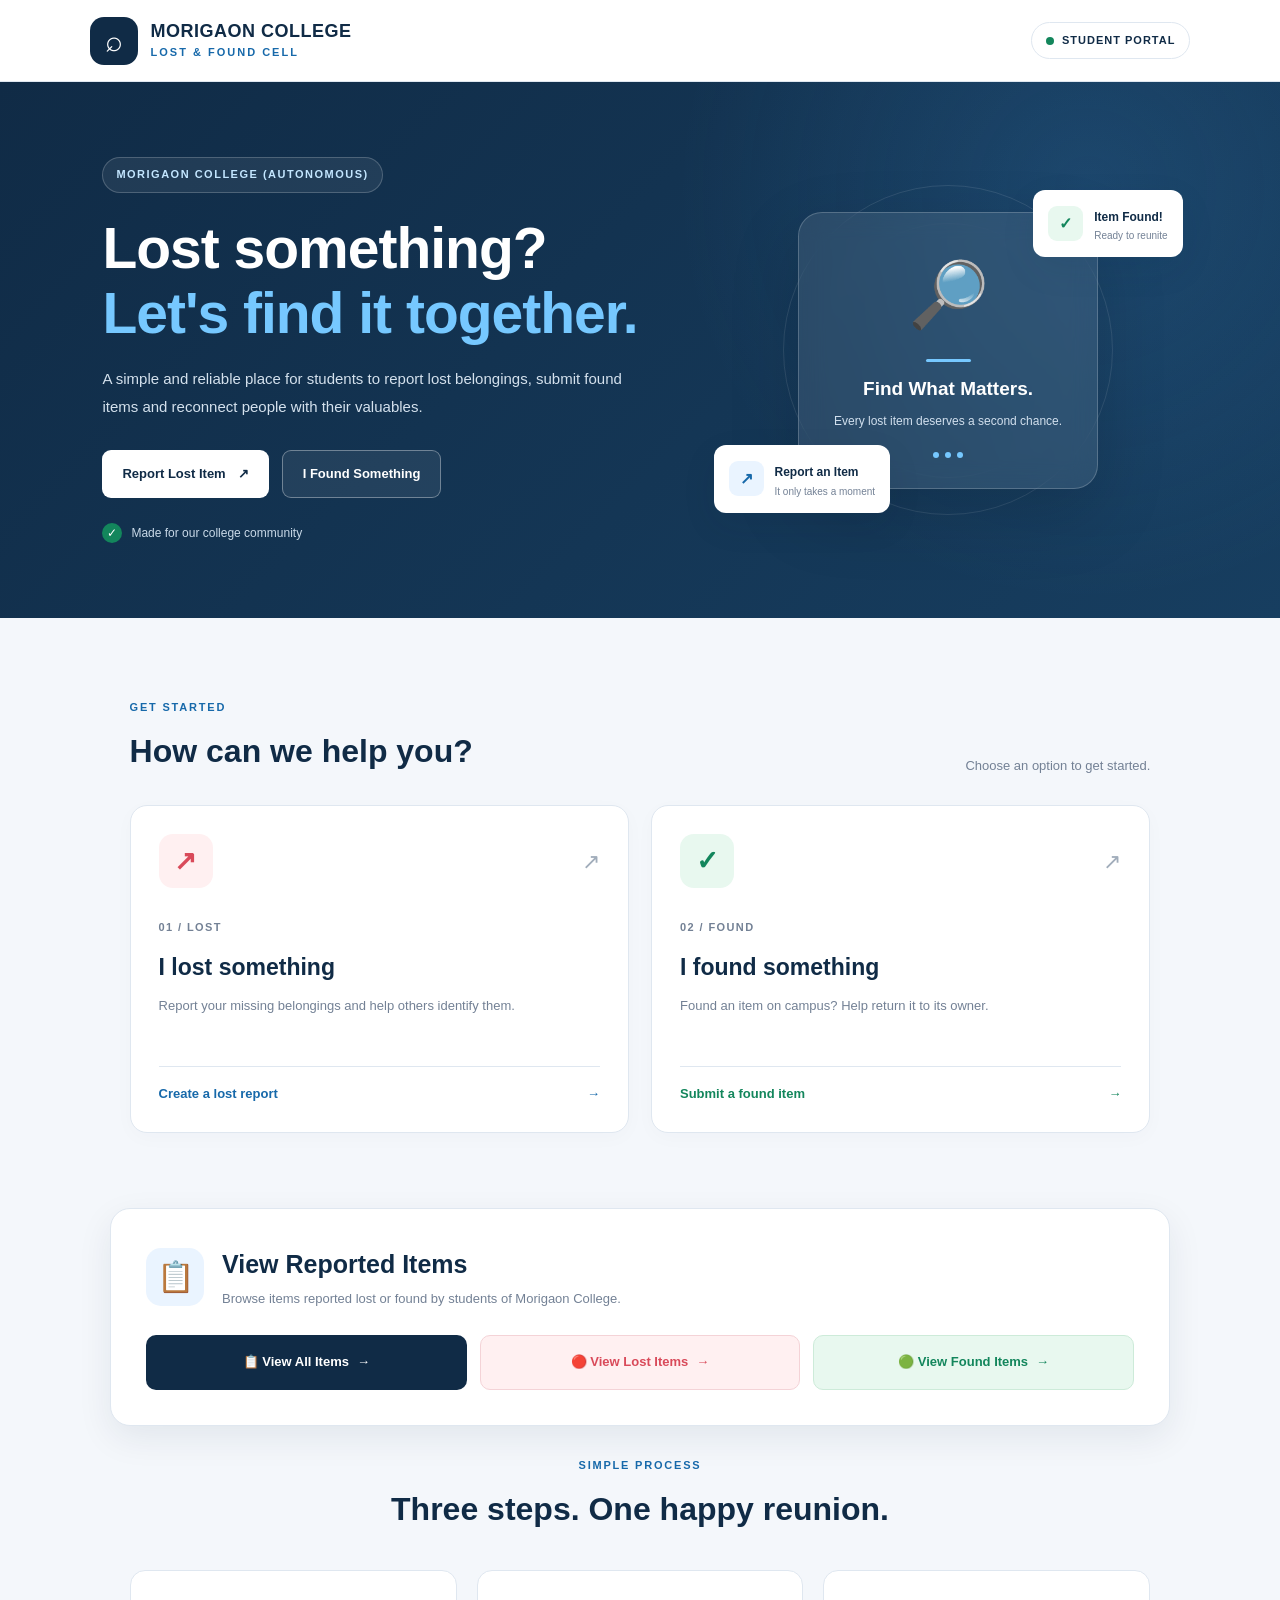
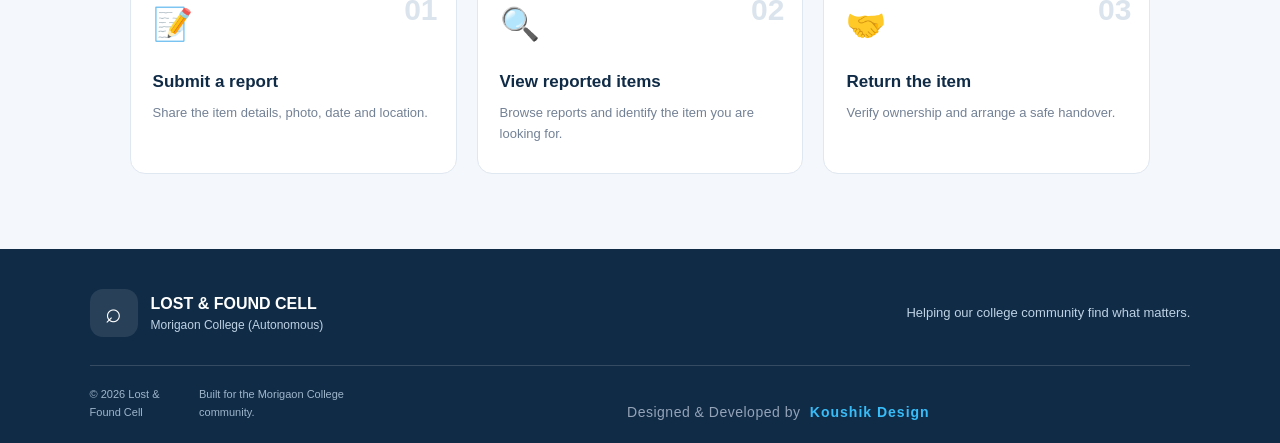
<file: index.html>
<!DOCTYPE html>
<html lang="en">

<head>
    <meta charset="UTF-8">
    <meta name="viewport" content="width=device-width, initial-scale=1.0">
    <meta name="theme-color" content="#102b46">

    <title>Lost &amp; Found Cell | Morigaon College</title>

    <link rel="stylesheet" href="style.css">
</head>

<body>

    <!-- HEADER -->
    <header class="main-header">

        <a href="index.html" class="brand">
            <div class="brand-icon">⌕</div>

            <div class="brand-text">
                <h1>MORIGAON COLLEGE</h1>
                <p>LOST &amp; FOUND CELL</p>
            </div>
        </a>

        <div class="header-badge">
            <span class="online-dot"></span>
            STUDENT PORTAL
        </div>

    </header>

    <!-- HERO SECTION -->
    <main>

        <section class="hero">

            <div class="hero-content">

                <span class="hero-label">
                    MORIGAON COLLEGE (AUTONOMOUS)
                </span>

                <h2>
                    Lost something?<br>
                    <span>Let's find it together.</span>
                </h2>

                <p>
                    A simple and reliable place for students
                    to report lost belongings, submit found
                    items and reconnect people with their
                    valuables.
                </p>

                <div class="hero-actions">

                    <a href="lost.html" class="primary-btn">
                        Report Lost Item <span>↗</span>
                    </a>

                    <a href="found.html" class="secondary-btn">
                        I Found Something
                    </a>

                </div>

                <div class="hero-note">
                    <span>✓</span>
                    Made for our college community
                </div>

            </div>

            <div class="hero-visual">

                <div class="visual-circle circle-one"></div>
                <div class="visual-circle circle-two"></div>

                <div class="floating-card card-top">
                    <div class="floating-icon green-icon">✓</div>

                    <div>
                        <strong>Item Found!</strong>
                        <p>Ready to reunite</p>
                    </div>
                </div>

                <div class="main-illustration">

                    <div class="illustration-icon">🔎</div>

                    <div class="illustration-line"></div>

                    <h3>Find What Matters.</h3>

                    <p>Every lost item deserves a second chance.</p>

                    <div class="illustration-dots">
                        <span></span>
                        <span></span>
                        <span></span>
                    </div>

                </div>

                <div class="floating-card card-bottom">

                    <div class="floating-icon blue-icon">↗</div>

                    <div>
                        <strong>Report an Item</strong>
                        <p>It only takes a moment</p>
                    </div>

                </div>

            </div>

        </section>

        <!-- QUICK ACTIONS -->
        <section class="quick-section">

            <div class="section-heading">

                <div>
                    <span class="section-label">GET STARTED</span>
                    <h2>How can we help you?</h2>
                </div>

                <p>Choose an option to get started.</p>

            </div>

            <div class="action-grid">

                <!-- LOST ITEM -->
                <a href="lost.html" class="action-card lost-card">

                    <div class="action-top">
                        <div class="action-icon lost-icon">↗</div>
                        <span class="card-arrow">↗</span>
                    </div>

                    <span class="action-label">01 / LOST</span>

                    <h3>I lost something</h3>

                    <p>
                        Report your missing belongings
                        and help others identify them.
                    </p>

                    <div class="action-link">
                        Create a lost report <span>→</span>
                    </div>

                </a>

                <!-- FOUND ITEM -->
                <a href="found.html" class="action-card found-card">

                    <div class="action-top">
                        <div class="action-icon found-icon">✓</div>
                        <span class="card-arrow">↗</span>
                    </div>

                    <span class="action-label">02 / FOUND</span>

                    <h3>I found something</h3>

                    <p>
                        Found an item on campus?
                        Help return it to its owner.
                    </p>

                    <div class="action-link">
                        Submit a found item <span>→</span>
                    </div>

                </a>

            </div>

        </section>

        <!-- VIEW ITEMS SECTION -->
        <section class="search-section">

            <div class="search-content">

                <div class="search-icon">📋</div>

                <div class="search-text">
                    <h2>View Reported Items</h2>

                    <p>
                        Browse items reported lost or found
                        by students of Morigaon College.
                    </p>
                </div>

            </div>

            <div class="view-item-buttons">

                <a href="search.html" class="view-item-btn all-items-btn">
                    📋 View All Items <span>→</span>
                </a>

                <a href="search.html?status=lost" class="view-item-btn lost-items-btn">
                    🔴 View Lost Items <span>→</span>
                </a>

                <a href="search.html?status=found" class="view-item-btn found-items-btn">
                    🟢 View Found Items <span>→</span>
                </a>

            </div>

        </section>

        <!-- HOW IT WORKS -->
        <section class="steps-section">

            <div class="steps-heading">
                <span class="section-label">SIMPLE PROCESS</span>
                <h2>Three steps. One happy reunion.</h2>
            </div>

            <div class="steps-grid">

                <div class="step-card">
                    <span class="step-number">01</span>
                    <div class="step-icon">📝</div>

                    <h3>Submit a report</h3>

                    <p>
                        Share the item details, photo,
                        date and location.
                    </p>
                </div>

                <div class="step-card">
                    <span class="step-number">02</span>
                    <div class="step-icon">🔍</div>

                    <h3>View reported items</h3>

                    <p>
                        Browse reports and identify
                        the item you are looking for.
                    </p>
                </div>

                <div class="step-card">
                    <span class="step-number">03</span>
                    <div class="step-icon">🤝</div>

                    <h3>Return the item</h3>

                    <p>
                        Verify ownership and arrange
                        a safe handover.
                    </p>
                </div>

            </div>

        </section>

    </main>

    <!-- FOOTER -->
    <footer class="main-footer">

        <div class="footer-top">

            <div class="footer-brand">

                <div class="footer-logo">⌕</div>

                <div>
                    <h2>LOST &amp; FOUND CELL</h2>
                    <p>Morigaon College (Autonomous)</p>
                </div>

            </div>

            <p class="footer-message">
                Helping our college community
                find what matters.
            </p>

        </div>

        <div class="footer-bottom">

    <p>© 2026 Lost &amp; Found Cell</p>

    <p>Built for the Morigaon College community.</p>

    <p class="designer-credit">
        Designed &amp; Developed by
        <strong>Koushik Design</strong>
    </p>

        </div>

    </footer>

</body>
                        </html>
</file>
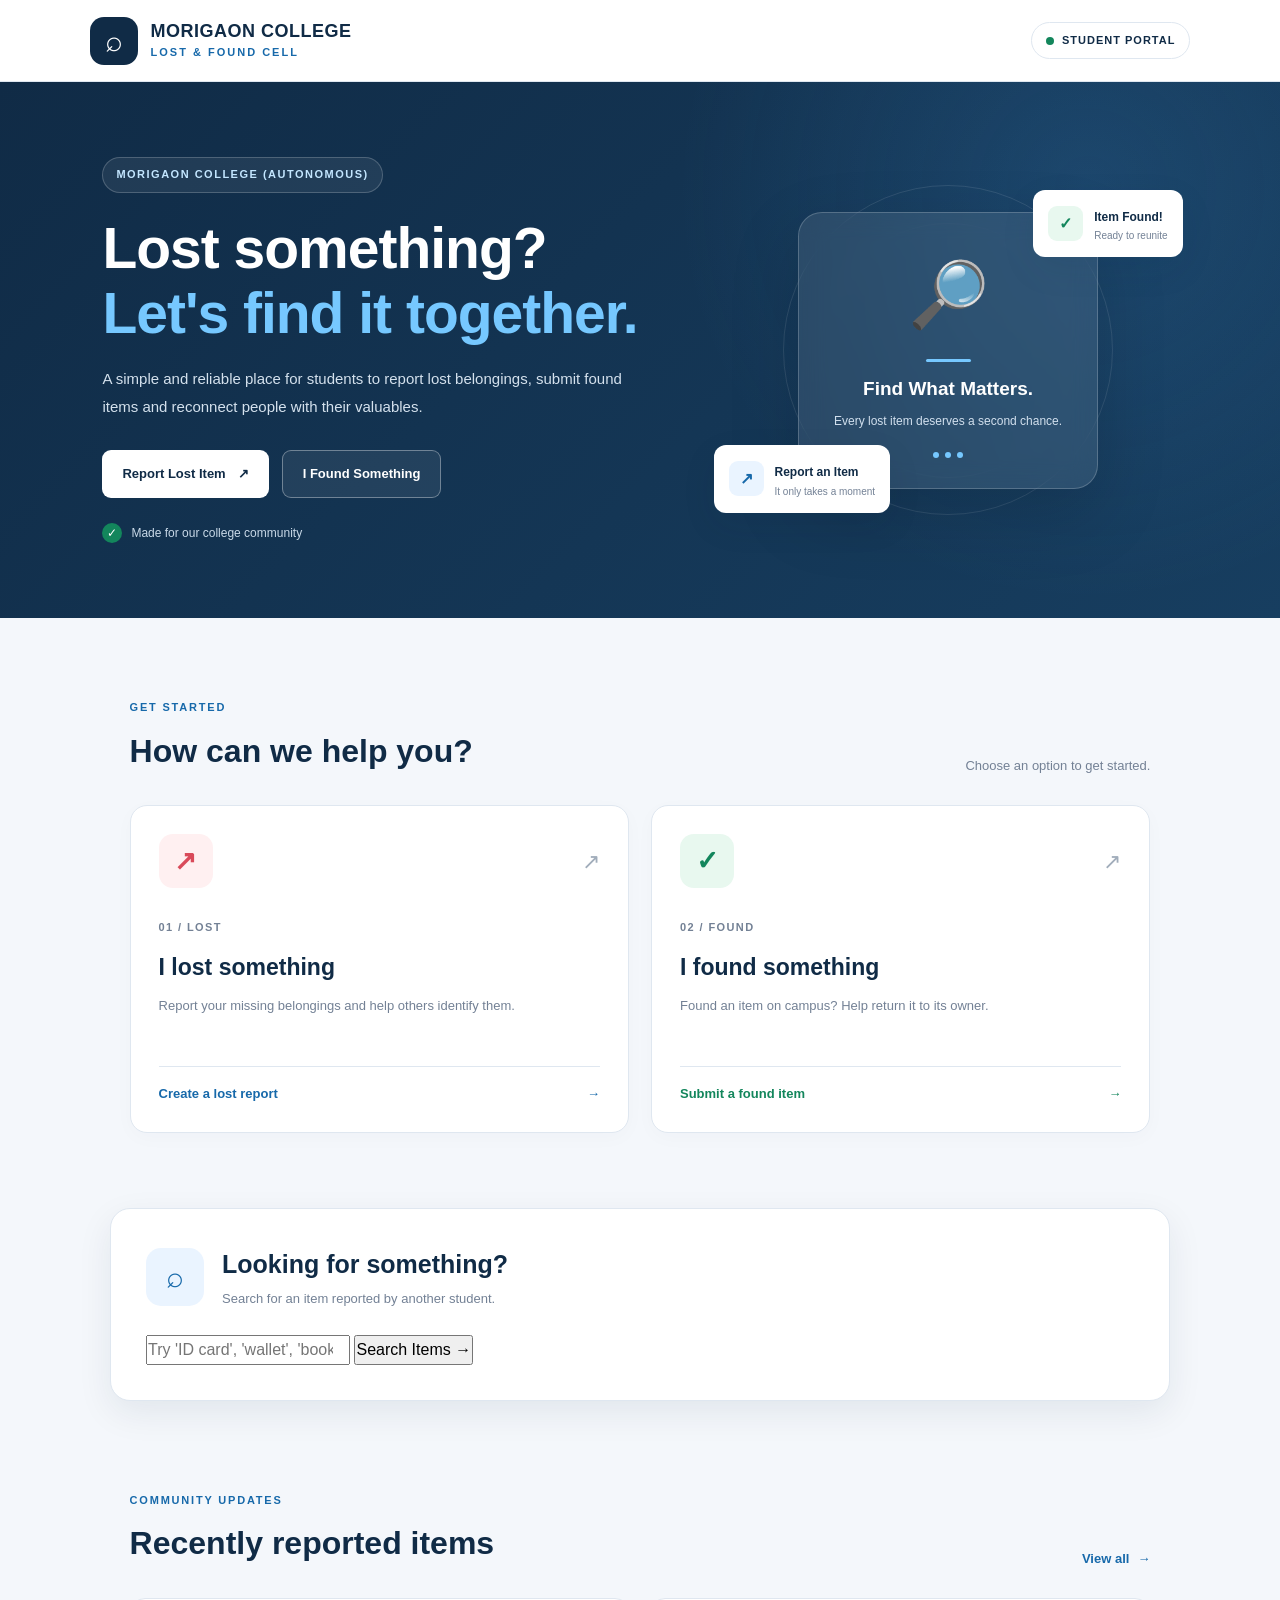
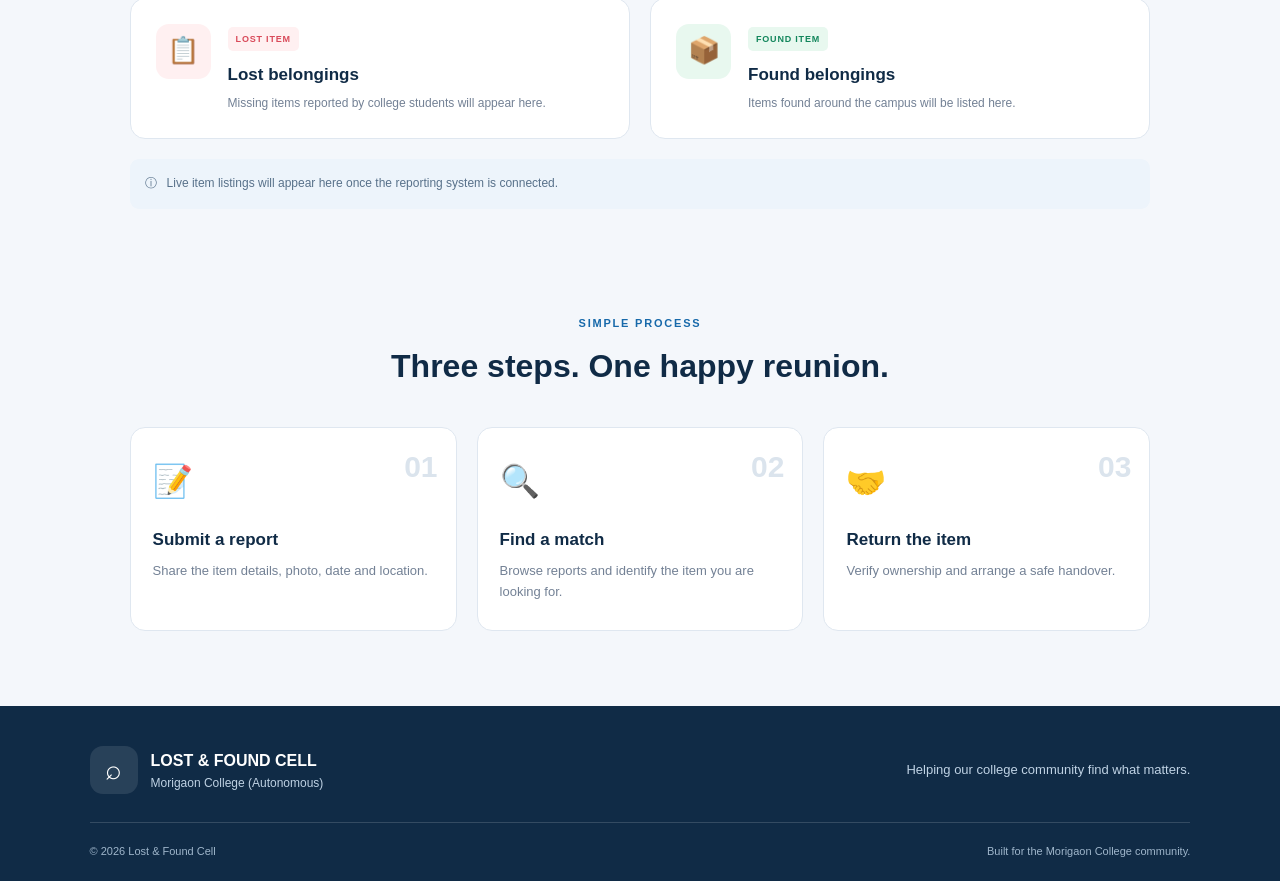
<file: Index.html>
<!DOCTYPE html>
<html lang="en">

<head>
    <meta charset="UTF-8">
    <meta name="viewport" content="width=device-width, initial-scale=1.0">

    <meta name="theme-color" content="#102b46">

    <title>Lost & Found Cell | Morigaon College</title>

    <link rel="stylesheet" href="style.css">
</head>

<body>

    <!-- HEADER -->
    <header class="main-header">

        <a href="index.html" class="brand">

            <div class="brand-icon">⌕</div>

            <div class="brand-text">
                <h1>MORIGAON COLLEGE</h1>
                <p>LOST & FOUND CELL</p>
            </div>

        </a>

        <div class="header-badge">
            <span class="online-dot"></span>
            STUDENT PORTAL
        </div>

    </header>


    <!-- HERO SECTION -->
    <main>

        <section class="hero">

            <div class="hero-content">

                <span class="hero-label">
                    MORIGAON COLLEGE (AUTONOMOUS)
                </span>

                <h2>
                    Lost something?<br>
                    <span>Let's find it together.</span>
                </h2>

                <p>
                    A simple and reliable place for students
                    to report lost belongings, submit found
                    items and reconnect people with their
                    valuables.
                </p>

                <div class="hero-actions">

                    <a href="lost.html" class="primary-btn">
                        Report Lost Item <span>↗</span>
                    </a>

                    <a href="found.html" class="secondary-btn">
                        I Found Something
                    </a>

                </div>

                <div class="hero-note">
                    <span>✓</span>
                    Made for our college community
                </div>

            </div>

            <div class="hero-visual">

                <div class="visual-circle circle-one"></div>
                <div class="visual-circle circle-two"></div>

                <div class="floating-card card-top">

                    <div class="floating-icon green-icon">✓</div>

                    <div>
                        <strong>Item Found!</strong>
                        <p>Ready to reunite</p>
                    </div>

                </div>

                <div class="main-illustration">

                    <div class="illustration-icon">🔎</div>

                    <div class="illustration-line"></div>

                    <h3>Find What Matters.</h3>

                    <p>Every lost item deserves a second chance.</p>

                    <div class="illustration-dots">
                        <span></span>
                        <span></span>
                        <span></span>
                    </div>

                </div>

                <div class="floating-card card-bottom">

                    <div class="floating-icon blue-icon">↗</div>

                    <div>
                        <strong>Report an Item</strong>
                        <p>It only takes a moment</p>
                    </div>

                </div>

            </div>

        </section>


        <!-- QUICK ACTIONS -->
        <section class="quick-section">

            <div class="section-heading">

                <div>
                    <span class="section-label">GET STARTED</span>
                    <h2>How can we help you?</h2>
                </div>

                <p>
                    Choose an option to get started.
                </p>

            </div>


            <div class="action-grid">

                <!-- LOST ITEM -->
                <a href="lost.html" class="action-card lost-card">

                    <div class="action-top">
                        <div class="action-icon lost-icon">↗</div>
                        <span class="card-arrow">↗</span>
                    </div>

                    <span class="action-label">01 / LOST</span>

                    <h3>I lost something</h3>

                    <p>
                        Report your missing belongings
                        and help others identify them.
                    </p>

                    <div class="action-link">
                        Create a lost report <span>→</span>
                    </div>

                </a>


                <!-- FOUND ITEM -->
                <a href="found.html" class="action-card found-card">

                    <div class="action-top">
                        <div class="action-icon found-icon">✓</div>
                        <span class="card-arrow">↗</span>
                    </div>

                    <span class="action-label">02 / FOUND</span>

                    <h3>I found something</h3>

                    <p>
                        Found an item on campus?
                        Help return it to its owner.
                    </p>

                    <div class="action-link">
                        Submit a found item <span>→</span>
                    </div>

                </a>

            </div>

        </section>


        <!-- SEARCH SECTION -->
        <section class="search-section">

            <div class="search-content">

                <div class="search-icon">⌕</div>

                <div class="search-text">
                    <h2>Looking for something?</h2>
                    <p>
                        Search for an item reported by
                        another student.
                    </p>
                </div>

            </div>

            <form action="search.php" method="GET" class="search-form">

                <input
                    type="search"
                    name="q"
                    placeholder="Try 'ID card', 'wallet', 'books'..."
                    aria-label="Search for lost or found items"
                    required
                >

                <button type="submit">
                    Search Items <span>→</span>
                </button>

            </form>

        </section>


        <!-- RECENT ITEMS -->
        <section class="recent-section">

            <div class="section-heading">

                <div>
                    <span class="section-label">COMMUNITY UPDATES</span>
                    <h2>Recently reported items</h2>
                </div>

                <a href="search.php" class="view-all">
                    View all <span>→</span>
                </a>

            </div>


            <div class="recent-grid">

                <article class="recent-card">

                    <div class="recent-card-icon lost-bg">
                        📋
                    </div>

                    <div class="recent-card-content">

                        <span class="status-badge lost-status">
                            LOST ITEM
                        </span>

                        <h3>Lost belongings</h3>

                        <p>
                            Missing items reported by
                            college students will appear here.
                        </p>

                    </div>

                </article>


                <article class="recent-card">

                    <div class="recent-card-icon found-bg">
                        📦
                    </div>

                    <div class="recent-card-content">

                        <span class="status-badge found-status">
                            FOUND ITEM
                        </span>

                        <h3>Found belongings</h3>

                        <p>
                            Items found around the campus
                            will be listed here.
                        </p>

                    </div>

                </article>

            </div>

            <div class="empty-note">
                <span>ⓘ</span>
                Live item listings will appear here once
                the reporting system is connected.
            </div>

        </section>


        <!-- HOW IT WORKS -->
        <section class="steps-section">

            <div class="steps-heading">
                <span class="section-label">SIMPLE PROCESS</span>
                <h2>Three steps. One happy reunion.</h2>
            </div>


            <div class="steps-grid">

                <div class="step-card">

                    <span class="step-number">01</span>

                    <div class="step-icon">📝</div>

                    <h3>Submit a report</h3>

                    <p>
                        Share the item details, photo,
                        date and location.
                    </p>

                </div>


                <div class="step-card">

                    <span class="step-number">02</span>

                    <div class="step-icon">🔍</div>

                    <h3>Find a match</h3>

                    <p>
                        Browse reports and identify
                        the item you are looking for.
                    </p>

                </div>


                <div class="step-card">

                    <span class="step-number">03</span>

                    <div class="step-icon">🤝</div>

                    <h3>Return the item</h3>

                    <p>
                        Verify ownership and arrange
                        a safe handover.
                    </p>

                </div>

            </div>

        </section>

    </main>


    <!-- FOOTER -->
    <footer class="main-footer">

        <div class="footer-top">

            <div class="footer-brand">

                <div class="footer-logo">⌕</div>

                <div>
                    <h2>LOST & FOUND CELL</h2>
                    <p>Morigaon College (Autonomous)</p>
                </div>

            </div>

            <p class="footer-message">
                Helping our college community
                find what matters.
            </p>

        </div>


        <div class="footer-bottom">

            <p>© 2026 Lost & Found Cell</p>

            <p>Built for the Morigaon College community.</p>

        </div>

    </footer>

</body>

</html>
</file>
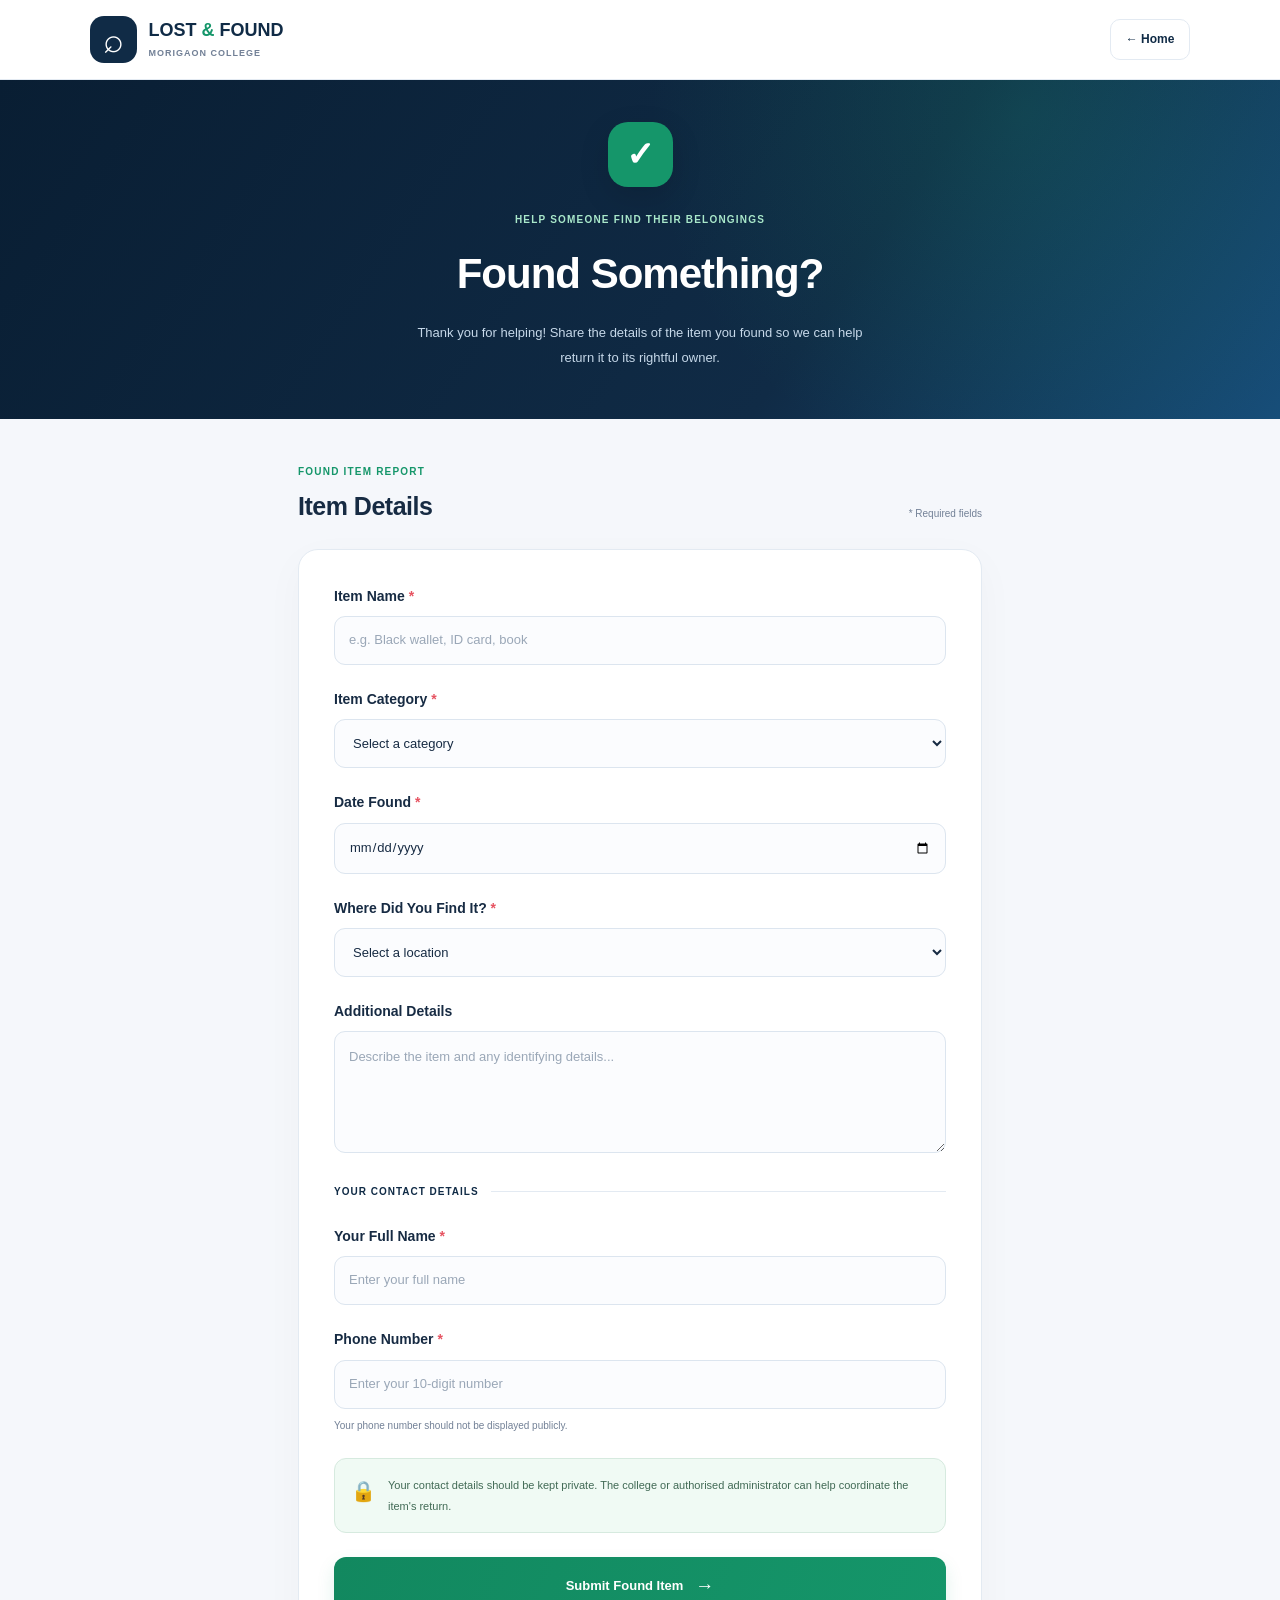
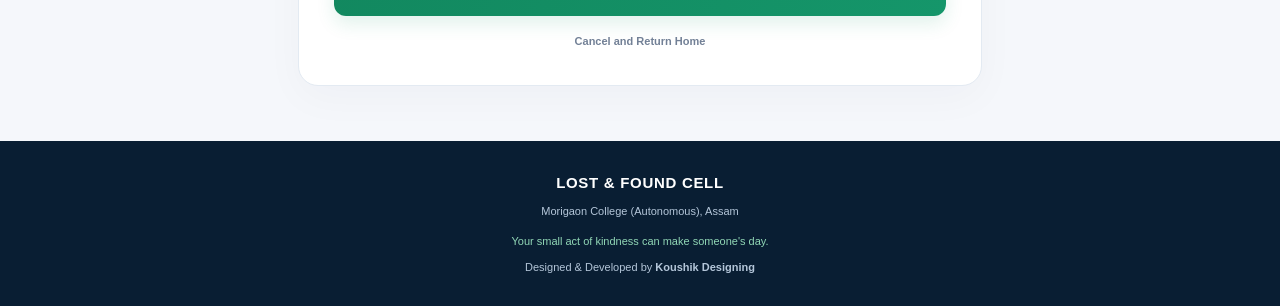
<file: found.html>
<!DOCTYPE html>  <html lang="en">  <head>  
    <meta charset="UTF-8">  
    <meta name="viewport" content="width=device-width, initial-scale=1.0">  <meta name="theme-color" content="#102b46">  

<title>Submit Found Item | Lost & Found Cell</title>  

<link rel="stylesheet" href="found.css">

</head>  <body>  <!-- HEADER -->  
<header class="header">  

    <a href="index.html" class="brand">  
        <div class="brand-icon">⌕</div>  

        <div>  
            <h1>LOST <span>&</span> FOUND</h1>  
            <p>MORIGAON COLLEGE</p>  
        </div>  
    </a>  

    <a href="index.html" class="back-link">  
        ← Home  
    </a>  

</header>  


<!-- PAGE INTRO -->  
<section class="page-intro">  

    <div class="intro-icon">✓</div>  

    <span class="eyebrow">HELP SOMEONE FIND THEIR BELONGINGS</span>  

    <h2>Found Something?</h2>  

    <p>  
        Thank you for helping! Share the details  
        of the item you found so we can help  
        return it to its rightful owner.  
    </p>  

</section>  


<!-- FORM SECTION -->  
<main class="container">  

    <div class="form-heading">  
        <div>  
            <span class="section-label">FOUND ITEM REPORT</span>  
            <h2>Item Details</h2>  
        </div>  

        <span class="required-note">  
            * Required fields  
        </span>  
    </div>  


    <form

id="foundForm"
class="found-form"
action="https://formspree.io/f/mljgqvdj"
method="POST"

> 

<!-- ITEM NAME -->  
        <div class="form-group">  

            <label for="itemName">  
                Item Name <span>*</span>  
            </label>  

            <input  
                type="text"  
                id="itemName"  
                name="item_name"  
                placeholder="e.g. Black wallet, ID card, book"  
                maxlength="100"  
                required  
            >  

        </div>  


        <!-- CATEGORY -->  
        <div class="form-group">  

            <label for="category">  
                Item Category <span>*</span>  
            </label>  

            <select id="category" name="category" required>  

                <option value="">Select a category</option>  
                <option value="ID Card">ID Card</option>  
                <option value="Wallet">Wallet</option>  
                <option value="Mobile Phone">Mobile Phone</option>  
                <option value="Books and Notes">Books and Notes</option>  
                <option value="Bag">Bag</option>  
                <option value="Keys">Keys</option>  
                <option value="Electronics">Electronics</option>  
                <option value="Documents">Documents</option>  
                <option value="Clothing">Clothing</option>  
                <option value="Other">Other</option>  

            </select>  

        </div>  


        
                  
          


        <!-- DATE -->  
        <div class="form-group">  

            <label for="foundDate">  
                Date Found <span>*</span>  
            </label>  

            <input  
                type="date"  
                id="foundDate"  
                name="found_date"  
                required  
            >  

        </div>  


        <!-- LOCATION -->  
        <div class="form-group">  

            <label for="foundLocation">  
                Where Did You Find It? <span>*</span>  
            </label>  

            <select  
                id="foundLocation"  
                name="found_location"  
                required  
            >  

                <option value="">Select a location</option>  
                <option value="Classroom">Classroom</option>  
                <option value="Library">Library</option>  
                <option value="College Canteen">College Canteen</option>  
                <option value="College Ground">College Ground</option>  
                <option value="College Office">College Office</option>  
                <option value="Parking Area">Parking Area</option>  
                <option value="College Gate">College Gate</option>  
                <option value="Other">Other Location</option>  

            </select>  

        </div>  


        <!-- DESCRIPTION -->  
        <div class="form-group">  

            <label for="description">  
                Additional Details  
            </label>  

            <textarea  
                id="description"  
                name="description"  
                rows="4"  
                maxlength="1000"  
                placeholder="Describe the item and any identifying details..."  
            ></textarea>  

        </div>  


        <!-- FINDER DETAILS -->  
        <div class="form-divider">  

            <span>YOUR CONTACT DETAILS</span>  

        </div>  


        <div class="form-group">  

            <label for="finderName">  
                Your Full Name <span>*</span>  
            </label>  

            <input  
                type="text"  
                id="finderName"  
                name="finder_name"  
                placeholder="Enter your full name"  
                maxlength="100"  
                autocomplete="name"  
                required  
            >  

        </div>  


        <div class="form-group">  

            <label for="phone">  
                Phone Number <span>*</span>  
            </label>  

            <input  
                type="tel"  
                id="phone"  
                name="phone"  
                placeholder="Enter your 10-digit number"  
                inputmode="numeric"  
                pattern="[6-9][0-9]{9}"  
                maxlength="10"  
                autocomplete="tel"  
                required  
            >  

            <small>  
                Your phone number should not be  
                displayed publicly.  
            </small>  

        </div>  


        <!-- PRIVACY -->  
        <div class="privacy-note">  

            <span>🔒</span>  

            <p>  
                Your contact details should be kept private.  
                The college or authorised administrator  
                can help coordinate the item's return.  
            </p>  

        </div>  


        <!-- SUBMIT -->  
        <button type="submit" class="submit-btn">  

            Submit Found Item <span>→</span>  

        </button>  


        <a href="index.html" class="cancel-link">  
            Cancel and Return Home  
        </a>  

    </form>  

</main>  


<!-- FOOTER -->  
<footer class="footer">  

    <h3>LOST & FOUND CELL</h3>  

    <p>Morigaon College (Autonomous), Assam</p>  

    <p class="footer-note">  
        Your small act of kindness can make  
        someone's day.  
    </p>  

  <p class="designer-credit">  
    Designed &amp; Developed by  
    <strong>Koushik Designing</strong>  
  </p>  
</footer>

<script type="module" src="found.js"></script>  </body>  </html>
</file>
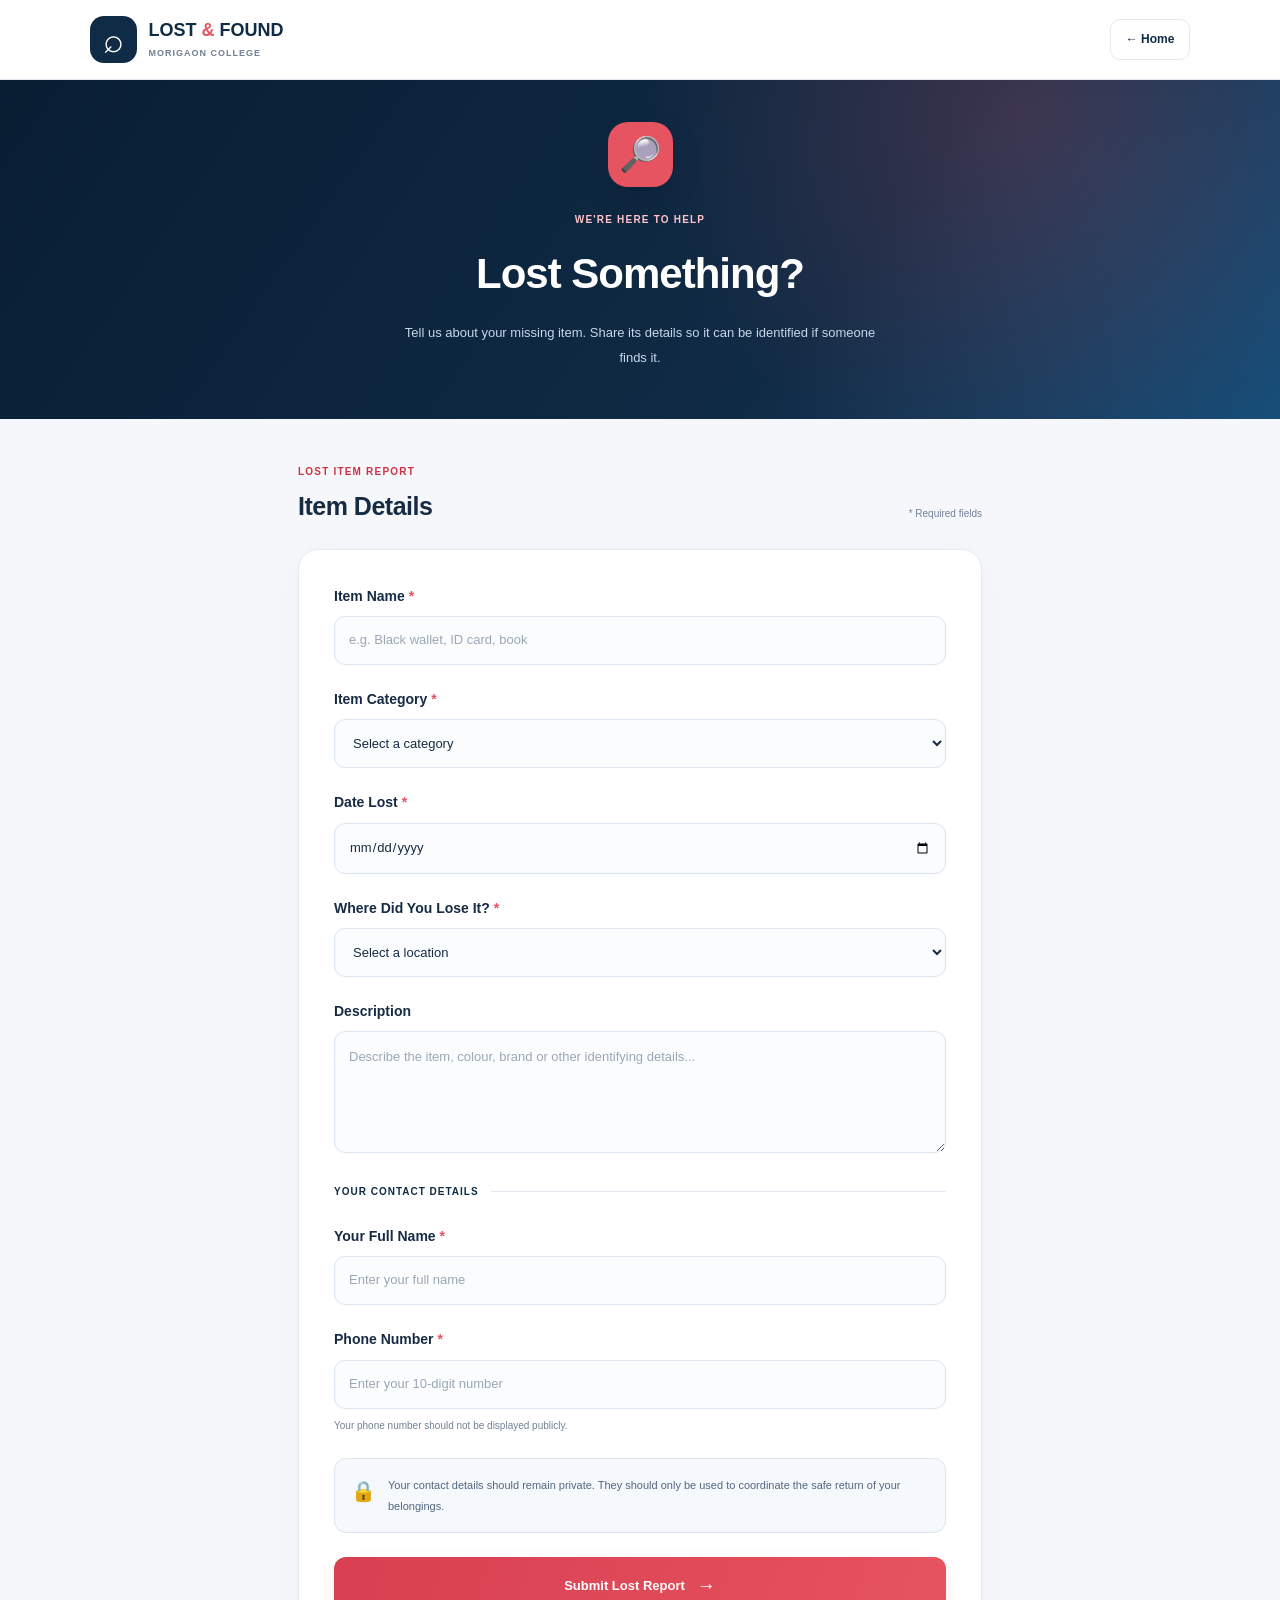
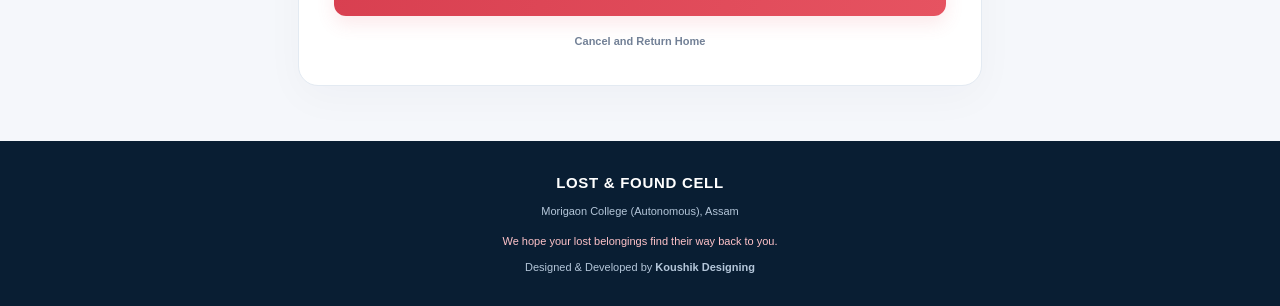
<file: lost.html>
<!DOCTYPE html>
<html lang="en">

<head>
    <meta charset="UTF-8">
    <meta name="viewport" content="width=device-width, initial-scale=1.0">
    <meta name="theme-color" content="#102b46">

    <title>Report Lost Item | Lost &amp; Found Cell</title>

    <link rel="stylesheet" href="lost.css">
</head>

<body>

    <!-- HEADER -->
    <header class="header">

        <a href="index.html" class="brand">
            <div class="brand-icon">⌕</div>

            <div>
                <h1>LOST <span>&amp;</span> FOUND</h1>
                <p>MORIGAON COLLEGE</p>
            </div>
        </a>

        <a href="index.html" class="back-link">
            ← Home
        </a>

    </header>


    <!-- INTRO -->
    <section class="page-intro">

        <div class="intro-icon">🔎</div>

        <span class="eyebrow">
            WE'RE HERE TO HELP
        </span>

        <h2>Lost Something?</h2>

        <p>
            Tell us about your missing item.
            Share its details so it can be identified
            if someone finds it.
        </p>

    </section>


    <!-- FORM -->
    <main class="container">

        <div class="form-heading">

            <div>
                <span class="section-label">
                    LOST ITEM REPORT
                </span>

                <h2>Item Details</h2>
            </div>

            <span class="required-note">
                * Required fields
            </span>

        </div>


        <!-- LOST ITEM FORM -->
        <form
            id="lostForm"
            class="lost-form"
            action="https://formspree.io/f/mljgqvdj"
            method="POST"
        >

            <!-- ITEM NAME -->
            <div class="form-group">

                <label for="itemName">
                    Item Name <span>*</span>
                </label>

                <input
                    type="text"
                    id="itemName"
                    name="item_name"
                    placeholder="e.g. Black wallet, ID card, book"
                    maxlength="100"
                    required
                >

            </div>


            <!-- CATEGORY -->
            <div class="form-group">

                <label for="category">
                    Item Category <span>*</span>
                </label>

                <select
                    id="category"
                    name="category"
                    required
                >

                    <option value="">Select a category</option>
                    <option value="ID Card">ID Card</option>
                    <option value="Wallet">Wallet</option>
                    <option value="Mobile Phone">Mobile Phone</option>
                    <option value="Books and Notes">Books and Notes</option>
                    <option value="Bag">Bag</option>
                    <option value="Keys">Keys</option>
                    <option value="Electronics">Electronics</option>
                    <option value="Documents">Documents</option>
                    <option value="Clothing">Clothing</option>
                    <option value="Other">Other</option>

                </select>

            </div>



            <!-- LOST DATE -->
            <div class="form-group">

                <label for="lostDate">
                    Date Lost <span>*</span>
                </label>

                <input
                    type="date"
                    id="lostDate"
                    name="lost_date"
                    required
                >

            </div>


            <!-- LOCATION -->
            <div class="form-group">

                <label for="lostLocation">
                    Where Did You Lose It? <span>*</span>
                </label>

                <select
                    id="lostLocation"
                    name="lost_location"
                    required
                >

                    <option value="">Select a location</option>
                    <option value="Classroom">Classroom</option>
                    <option value="Library">Library</option>
                    <option value="College Canteen">College Canteen</option>
                    <option value="College Ground">College Ground</option>
                    <option value="College Office">College Office</option>
                    <option value="Parking Area">Parking Area</option>
                    <option value="College Gate">College Gate</option>
                    <option value="Other">Other Location</option>

                </select>

            </div>


            <!-- DESCRIPTION -->
            <div class="form-group">

                <label for="description">
                    Description
                </label>

                <textarea
                    id="description"
                    name="description"
                    rows="4"
                    maxlength="1000"
                    placeholder="Describe the item, colour, brand or other identifying details..."
                ></textarea>

            </div>


            <!-- CONTACT DETAILS -->
            <div class="form-divider">
                YOUR CONTACT DETAILS
            </div>


            <!-- STUDENT NAME -->
            <div class="form-group">

                <label for="studentName">
                    Your Full Name <span>*</span>
                </label>

                <input
                    type="text"
                    id="studentName"
                    name="student_name"
                    placeholder="Enter your full name"
                    maxlength="100"
                    autocomplete="name"
                    required
                >

            </div>


            <!-- PHONE NUMBER -->
            <div class="form-group">

                <label for="phone">
                    Phone Number <span>*</span>
                </label>

                <input
                    type="tel"
                    id="phone"
                    name="phone"
                    placeholder="Enter your 10-digit number"
                    inputmode="numeric"
                    pattern="[6-9][0-9]{9}"
                    maxlength="10"
                    autocomplete="tel"
                    required
                >

                <small>
                    Your phone number should not be
                    displayed publicly.
                </small>

            </div>


            <!-- PRIVACY NOTICE -->
            <div class="privacy-note">

                <span>🔒</span>

                <p>
                    Your contact details should remain private.
                    They should only be used to coordinate
                    the safe return of your belongings.
                </p>

            </div>


            <!-- SUBMIT BUTTON -->
            <button type="submit" class="submit-btn">
                Submit Lost Report <span>→</span>
            </button>


            <!-- CANCEL -->
            <a href="index.html" class="cancel-link">
                Cancel and Return Home
            </a>

        </form>

    </main>


    <!-- FOOTER -->
    <footer class="footer">

        <h3>LOST &amp; FOUND CELL</h3>

        <p>
            Morigaon College (Autonomous), Assam
        </p>

        <p class="footer-note">
            We hope your lost belongings
            find their way back to you.
        </p>

      <p class="designer-credit">
        Designed &amp; Developed by
        <strong>Koushik Designing</strong>
      </p>
    </footer>


    <!-- JAVASCRIPT -->
    <script src="lost.js"></script>

</body>

    </html>
</file>
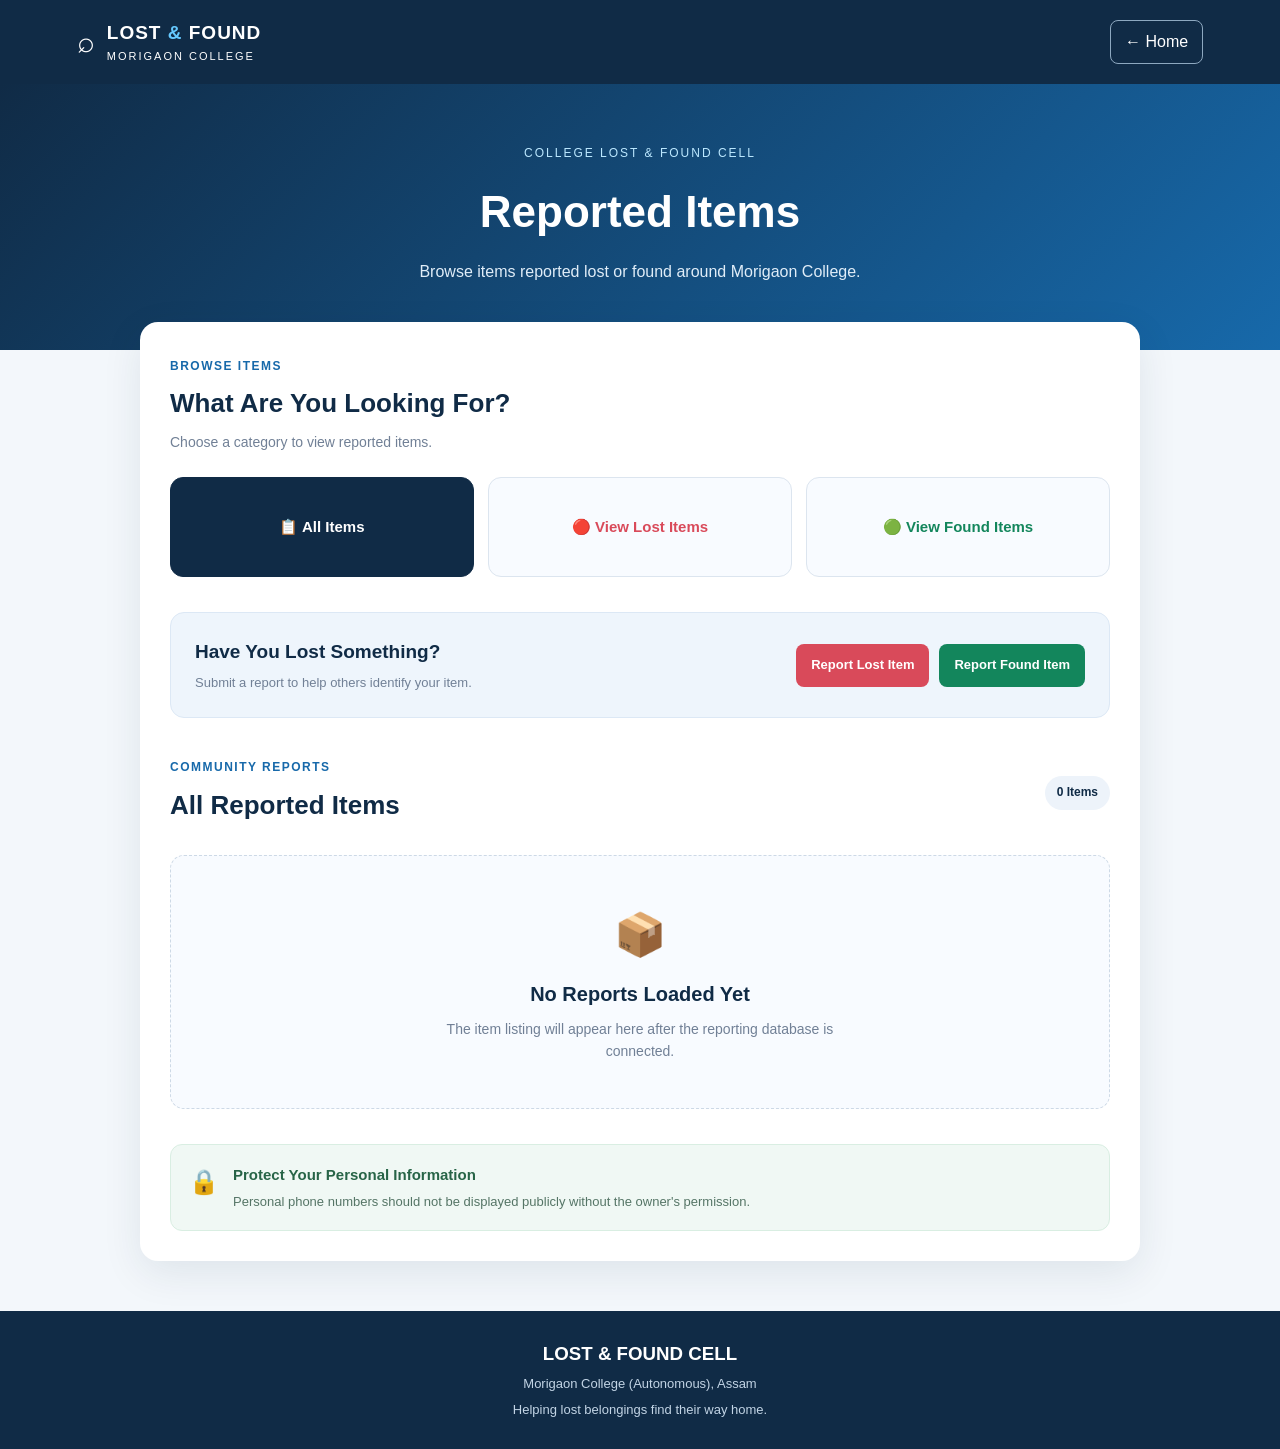
<file: search.html>
<!DOCTYPE html>
<html lang="en">

<head>
    <meta charset="UTF-8">
    <meta name="viewport" content="width=device-width, initial-scale=1.0">
    <meta name="theme-color" content="#102b46">

    <title>View Reported Items | Lost &amp; Found Cell</title>

    <link rel="stylesheet" href="search.css">
</head>

<body>

    <!-- HEADER -->
    <header class="header">

        <a href="index.html" class="brand">
            <div class="brand-icon">⌕</div>

            <div>
                <h1>LOST <span>&amp;</span> FOUND</h1>
                <p>MORIGAON COLLEGE</p>
            </div>
        </a>

        <a href="index.html" class="back-link">
            ← Home
        </a>

    </header>


    <!-- HERO -->
    <section class="search-hero">

        <span class="eyebrow">COLLEGE LOST &amp; FOUND CELL</span>

        <h2>Reported Items</h2>

        <p>
            Browse items reported lost or found
            around Morigaon College.
        </p>

    </section>


    <!-- MAIN CONTENT -->
    <main class="container">

        <!-- ITEM FILTER BUTTONS -->
        <section class="browse-section">

            <div class="section-heading">
                <span class="section-label">BROWSE ITEMS</span>
                <h2>What Are You Looking For?</h2>

                <p>
                    Choose a category to view reported items.
                </p>
            </div>

            <div class="browse-buttons">

                <button
                    type="button"
                    class="browse-button active"
                    data-filter="all"
                >
                    📋 All Items
                </button>

                <button
                    type="button"
                    class="browse-button lost-tab"
                    data-filter="lost"
                >
                    🔴 View Lost Items
                </button>

                <button
                    type="button"
                    class="browse-button found-tab"
                    data-filter="found"
                >
                    🟢 View Found Items
                </button>

            </div>

        </section>


        <!-- REPORT ITEM ACTIONS -->
        <section class="report-actions">

            <div>
                <h2>Have You Lost Something?</h2>

                <p>
                    Submit a report to help others identify your item.
                </p>
            </div>

            <div class="report-buttons">

                <a href="lost.html" class="report-button lost-button">
                    Report Lost Item
                </a>

                <a href="found.html" class="report-button found-button">
                    Report Found Item
                </a>

            </div>

        </section>


        <!-- ITEMS LIST -->
        <section class="results-section">

            <div class="results-heading">

                <div>
                    <span class="section-label">COMMUNITY REPORTS</span>
                    <h2 id="listTitle">All Reported Items</h2>
                </div>

                <span class="results-count" id="resultsCount">
                    0 Items
                </span>

            </div>


            <!--
                Actual reports will appear here after
                the database is connected.
            -->
            <div id="results" class="empty-state">

                <div class="empty-icon">📦</div>

                <h3>No Reports Loaded Yet</h3>

                <p>
                    The item listing will appear here
                    after the reporting database is connected.
                </p>

            </div>

        </section>


        <!-- PRIVACY NOTICE -->
        <section class="privacy-notice">

            <span>🔒</span>

            <div>
                <h3>Protect Your Personal Information</h3>

                <p>
                    Personal phone numbers should not be displayed
                    publicly without the owner's permission.
                </p>
            </div>

        </section>

    </main>


    <!-- FOOTER -->
    <footer class="footer">

        <h3>LOST &amp; FOUND CELL</h3>

        <p>Morigaon College (Autonomous), Assam</p>

        <p class="footer-note">
            Helping lost belongings find their way home.
        </p>

    </footer>


    <!-- FILTER BUTTONS -->
    <script>
        const browseButtons = document.querySelectorAll(".browse-button");
        const listTitle = document.getElementById("listTitle");
        const results = document.getElementById("results");

        browseButtons.forEach(function(button) {

            button.addEventListener("click", function() {

                browseButtons.forEach(function(item) {
                    item.classList.remove("active");
                });

                button.classList.add("active");

                const filter = button.dataset.filter;

                if (filter === "lost") {
                    listTitle.textContent = "Lost Items";
                } else if (filter === "found") {
                    listTitle.textContent = "Found Items";
                } else {
                    listTitle.textContent = "All Reported Items";
                }

                /*
                  This only changes the selected view.
                  Database connection is still required
                  to load actual submitted reports.
                */
            });

        });
    </script>

</body>
    </html>
</file>
<file: style.css>
/* ========================================
   LOST & FOUND CELL
   MORIGAON COLLEGE (AUTONOMOUS)
======================================== */

* {
    margin: 0;
    padding: 0;
    box-sizing: border-box;
}

:root {
    --navy: #102b46;
    --navy-light: #173e60;
    --blue: #1769aa;
    --blue-light: #eaf4ff;
    --green: #13865c;
    --green-light: #e8f8ef;
    --red: #d94a5a;
    --red-light: #fff0f1;
    --white: #ffffff;
    --background: #f4f7fb;
    --text: #24364a;
    --muted: #738195;
    --border: #dfe7f0;
    --shadow: 0 12px 35px rgba(16, 43, 70, 0.08);
}

html {
    scroll-behavior: smooth;
}

body {
    font-family: Arial, Helvetica, sans-serif;
    background: var(--background);
    color: var(--text);
    line-height: 1.6;
}

a {
    text-decoration: none;
}

button,
input {
    font: inherit;
}

button,
a {
    -webkit-tap-highlight-color: transparent;
}


/* ========================================
   HEADER
======================================== */

.main-header {
    min-height: 82px;
    padding: 15px 7%;
    display: flex;
    align-items: center;
    justify-content: space-between;
    gap: 20px;
    background: var(--white);
    border-bottom: 1px solid var(--border);
}

.brand {
    display: flex;
    align-items: center;
    gap: 13px;
    color: var(--navy);
}

.brand-icon {
    width: 48px;
    height: 48px;
    display: grid;
    place-items: center;
    border-radius: 14px;
    background: var(--navy);
    color: white;
    font-size: 30px;
}

.brand-text h1 {
    font-size: 18px;
    line-height: 1.4;
    letter-spacing: 0.5px;
}

.brand-text p {
    font-size: 11px;
    letter-spacing: 2px;
    color: var(--blue);
    font-weight: bold;
}

.header-badge {
    display: flex;
    align-items: center;
    gap: 8px;
    padding: 9px 14px;
    border: 1px solid var(--border);
    border-radius: 30px;
    color: var(--navy);
    font-size: 11px;
    font-weight: bold;
    letter-spacing: 1px;
}

.online-dot {
    width: 8px;
    height: 8px;
    border-radius: 50%;
    background: var(--green);
}


/* ========================================
   HERO SECTION
======================================== */

.hero {
    min-height: 520px;
    padding: 75px 8%;
    display: grid;
    grid-template-columns: 1.1fr 0.9fr;
    align-items: center;
    gap: 55px;
    overflow: hidden;
    background:
        radial-gradient(
            circle at 85% 20%,
            rgba(66, 148, 217, 0.17),
            transparent 35%
        ),
        linear-gradient(135deg, #102b46, #173e60);
    color: white;
}

.hero-content {
    max-width: 650px;
}

.hero-label {
    display: inline-block;
    padding: 8px 13px;
    border: 1px solid rgba(255, 255, 255, 0.2);
    border-radius: 30px;
    background: rgba(255, 255, 255, 0.07);
    color: #c3e6ff;
    font-size: 11px;
    font-weight: bold;
    letter-spacing: 1.5px;
}

.hero-content h2 {
    margin: 23px 0 18px;
    font-size: clamp(35px, 4.5vw, 57px);
    line-height: 1.15;
    letter-spacing: -1px;
}

.hero-content h2 span {
    color: #76c8ff;
}

.hero-content > p {
    max-width: 530px;
    color: #d4e1ed;
    font-size: 15px;
    line-height: 1.9;
}

.hero-actions {
    display: flex;
    flex-wrap: wrap;
    gap: 13px;
    margin-top: 28px;
}

.primary-btn,
.secondary-btn {
    min-height: 48px;
    padding: 13px 20px;
    display: inline-flex;
    align-items: center;
    justify-content: center;
    gap: 12px;
    border-radius: 9px;
    font-size: 13px;
    font-weight: bold;
    transition: 0.2s ease;
}

.primary-btn {
    background: white;
    color: var(--navy);
}

.secondary-btn {
    color: white;
    border: 1px solid rgba(255, 255, 255, 0.35);
    background: rgba(255, 255, 255, 0.07);
}

.primary-btn:hover,
.secondary-btn:hover {
    transform: translateY(-3px);
}

.hero-note {
    margin-top: 25px;
    display: flex;
    align-items: center;
    gap: 9px;
    color: #c9d9e8;
    font-size: 12px;
}

.hero-note span {
    width: 20px;
    height: 20px;
    display: grid;
    place-items: center;
    border-radius: 50%;
    background: var(--green);
    color: white;
}


/* ========================================
   HERO ILLUSTRATION
======================================== */

.hero-visual {
    min-height: 365px;
    position: relative;
    display: grid;
    place-items: center;
}

.visual-circle {
    position: absolute;
    border-radius: 50%;
    border: 1px solid rgba(255, 255, 255, 0.1);
}

.circle-one {
    width: 330px;
    height: 330px;
}

.circle-two {
    width: 255px;
    height: 255px;
}

.main-illustration {
    width: min(300px, 85%);
    min-height: 245px;
    padding: 30px 20px;
    display: flex;
    flex-direction: column;
    align-items: center;
    justify-content: center;
    text-align: center;
    position: relative;
    z-index: 1;
    border: 1px solid rgba(255, 255, 255, 0.2);
    border-radius: 24px;
    background: rgba(255, 255, 255, 0.09);
    backdrop-filter: blur(12px);
    box-shadow: 0 25px 70px rgba(0, 0, 0, 0.15);
}

.illustration-icon {
    font-size: 65px;
}

.illustration-line {
    width: 45px;
    height: 3px;
    margin: 12px 0;
    border-radius: 10px;
    background: #76c8ff;
}

.main-illustration h3 {
    font-size: 19px;
}

.main-illustration p {
    margin-top: 8px;
    color: #d2e0ee;
    font-size: 12px;
}

.illustration-dots {
    display: flex;
    gap: 6px;
    margin-top: 20px;
}

.illustration-dots span {
    width: 6px;
    height: 6px;
    border-radius: 50%;
    background: #76c8ff;
}

.floating-card {
    position: absolute;
    z-index: 2;
    display: flex;
    align-items: center;
    gap: 11px;
    padding: 13px 15px;
    border-radius: 12px;
    background: white;
    color: var(--navy);
    box-shadow: var(--shadow);
}

.card-top {
    top: 22px;
    right: -5px;
}

.card-bottom {
    bottom: 20px;
    left: -5px;
}

.floating-icon {
    width: 35px;
    height: 35px;
    display: grid;
    place-items: center;
    border-radius: 9px;
    font-weight: bold;
}

.green-icon {
    background: var(--green-light);
    color: var(--green);
}

.blue-icon {
    background: var(--blue-light);
    color: var(--blue);
}

.floating-card strong {
    font-size: 12px;
}

.floating-card p {
    color: var(--muted);
    font-size: 10px;
}


/* ========================================
   GENERAL SECTIONS
======================================== */

.quick-section,
.recent-section,
.steps-section {
    max-width: 1200px;
    margin: auto;
    padding: 75px 7%;
}

.section-heading {
    display: flex;
    justify-content: space-between;
    align-items: flex-end;
    gap: 20px;
    margin-bottom: 28px;
}

.section-label {
    color: var(--blue);
    font-size: 11px;
    font-weight: bold;
    letter-spacing: 1.8px;
}

.section-heading h2,
.steps-heading h2 {
    margin-top: 7px;
    color: var(--navy);
    font-size: clamp(24px, 3vw, 32px);
}

.section-heading > p {
    color: var(--muted);
    font-size: 13px;
}


/* ========================================
   QUICK ACTION CARDS
======================================== */

.action-grid {
    display: grid;
    grid-template-columns: repeat(2, minmax(0, 1fr));
    gap: 22px;
}

.action-card {
    min-width: 0;
    padding: 28px;
    border: 1px solid var(--border);
    border-radius: 17px;
    background: white;
    color: var(--text);
    box-shadow: 0 5px 20px rgba(16, 43, 70, 0.025);
    transition: 0.25s ease;
}

.action-card:hover {
    transform: translateY(-5px);
    box-shadow: var(--shadow);
}

.action-top {
    display: flex;
    justify-content: space-between;
    align-items: center;
    margin-bottom: 25px;
}

.action-icon {
    width: 54px;
    height: 54px;
    display: grid;
    place-items: center;
    border-radius: 14px;
    font-size: 27px;
    font-weight: bold;
}

.lost-icon {
    color: var(--red);
    background: var(--red-light);
}

.found-icon {
    color: var(--green);
    background: var(--green-light);
}

.card-arrow {
    color: #a1adbb;
    font-size: 22px;
}

.action-label {
    color: var(--muted);
    font-size: 11px;
    font-weight: bold;
    letter-spacing: 1.4px;
}

.action-card h3 {
    margin: 10px 0;
    color: var(--navy);
    font-size: 23px;
}

.action-card > p {
    min-height: 48px;
    color: var(--muted);
    font-size: 13px;
}

.action-link {
    margin-top: 22px;
    padding-top: 17px;
    display: flex;
    justify-content: space-between;
    gap: 10px;
    border-top: 1px solid var(--border);
    color: var(--blue);
    font-size: 13px;
    font-weight: bold;
}

.found-card .action-link {
    color: var(--green);
}


/* ========================================
   VIEW ITEMS SECTION
======================================== */

.search-section {
    max-width: 1060px;
    margin: 0 auto;
    padding: 35px;
    border-radius: 20px;
    background: white;
    border: 1px solid var(--border);
    box-shadow: var(--shadow);
}

.search-content {
    display: flex;
    align-items: center;
    gap: 18px;
    margin-bottom: 25px;
}

.search-icon {
    width: 58px;
    height: 58px;
    flex-shrink: 0;
    display: grid;
    place-items: center;
    border-radius: 15px;
    background: var(--blue-light);
    color: var(--blue);
    font-size: 30px;
}

.search-text h2 {
    color: var(--navy);
    font-size: 25px;
}

.search-text p {
    margin-top: 5px;
    color: var(--muted);
    font-size: 13px;
}

.view-item-buttons {
    display: grid;
    grid-template-columns: repeat(3, minmax(0, 1fr));
    gap: 13px;
}

.view-item-btn {
    min-height: 55px;
    padding: 14px 12px;
    display: flex;
    justify-content: center;
    align-items: center;
    gap: 8px;
    border-radius: 10px;
    font-size: 13px;
    font-weight: bold;
    text-align: center;
    transition: 0.2s ease;
}

.view-item-btn:hover {
    transform: translateY(-3px);
    filter: brightness(0.97);
}

.all-items-btn {
    color: white;
    background: var(--navy);
}

.lost-items-btn {
    color: var(--red);
    background: var(--red-light);
    border: 1px solid #f4d3d7;
}

.found-items-btn {
    color: var(--green);
    background: var(--green-light);
    border: 1px solid #cdebd9;
}


/* ========================================
   RECENT ITEMS
======================================== */

.recent-section {
    padding-top: 85px;
}

.view-all {
    display: inline-flex;
    align-items: center;
    gap: 8px;
    color: var(--blue);
    font-size: 13px;
    font-weight: bold;
}

.view-all:hover {
    text-decoration: underline;
}

.recent-grid {
    display: grid;
    grid-template-columns: repeat(2, minmax(0, 1fr));
    gap: 20px;
}

.recent-card {
    display: flex;
    align-items: flex-start;
    gap: 17px;
    padding: 25px;
    border: 1px solid var(--border);
    border-radius: 15px;
    background: white;
}

.recent-card-icon {
    width: 55px;
    height: 55px;
    flex-shrink: 0;
    display: grid;
    place-items: center;
    border-radius: 13px;
    font-size: 26px;
}

.lost-bg {
    background: var(--red-light);
}

.found-bg {
    background: var(--green-light);
}

.status-badge {
    display: inline-block;
    padding: 5px 8px;
    border-radius: 5px;
    font-size: 9px;
    font-weight: bold;
    letter-spacing: 0.8px;
}

.lost-status {
    color: var(--red);
    background: var(--red-light);
}

.found-status {
    color: var(--green);
    background: var(--green-light);
}

.recent-card-content h3 {
    margin: 10px 0 6px;
    color: var(--navy);
    font-size: 17px;
}

.recent-card-content p {
    color: var(--muted);
    font-size: 12px;
}

.empty-note {
    display: flex;
    align-items: flex-start;
    gap: 10px;
    margin-top: 20px;
    padding: 15px;
    border-radius: 9px;
    background: #edf4fb;
    color: #58718a;
    font-size: 12px;
}


/* ========================================
   HOW IT WORKS
======================================== */

.steps-section {
    padding-top: 25px;
}

.steps-heading {
    text-align: center;
    margin-bottom: 35px;
}

.steps-grid {
    display: grid;
    grid-template-columns: repeat(3, minmax(0, 1fr));
    gap: 20px;
}

.step-card {
    position: relative;
    padding: 28px 22px;
    border: 1px solid var(--border);
    border-radius: 15px;
    background: white;
}

.step-number {
    position: absolute;
    top: 15px;
    right: 18px;
    color: #dbe4ed;
    font-size: 30px;
    font-weight: bold;
}

.step-icon {
    margin-bottom: 18px;
    font-size: 32px;
}

.step-card h3 {
    margin-bottom: 8px;
    color: var(--navy);
    font-size: 17px;
}

.step-card p {
    color: var(--muted);
    font-size: 13px;
}


/* ========================================
   FOOTER
======================================== */

.main-footer {
    padding: 40px 7% 20px;
    background: var(--navy);
    color: white;
}

.footer-top {
    display: flex;
    justify-content: space-between;
    align-items: center;
    gap: 25px;
    padding-bottom: 28px;
    border-bottom: 1px solid rgba(255, 255, 255, 0.15);
}

.footer-brand {
    display: flex;
    align-items: center;
    gap: 13px;
}

.footer-logo {
    width: 48px;
    height: 48px;
    display: grid;
    place-items: center;
    border-radius: 13px;
    background: rgba(255, 255, 255, 0.1);
    font-size: 28px;
}

.footer-brand h2 {
    font-size: 16px;
}

.footer-brand p {
    color: #bfd2e4;
    font-size: 12px;
}

.footer-message {
    color: #bfd2e4;
    font-size: 13px;
}

.footer-bottom {
    padding-top: 20px;
    display: flex;
    justify-content: space-between;
    gap: 15px;
    color: #9fb6cb;
    font-size: 11px;
}


/* ========================================
   RESPONSIVE DESIGN
======================================== */

@media (max-width: 900px) {

    .hero {
        padding: 60px 6%;
        gap: 25px;
    }

    .hero-visual {
        transform: scale(0.9);
    }

    .view-item-buttons {
        grid-template-columns: 1fr;
    }

    .view-item-btn {
        min-height: 52px;
    }
}

@media (max-width: 650px) {

    .main-header {
        min-height: 72px;
        padding: 12px 16px;
    }

    .brand {
        gap: 9px;
    }

    .brand-icon {
        width: 40px;
        height: 40px;
        font-size: 25px;
    }

    .brand-text h1 {
        font-size: 14px;
    }

    .brand-text p {
        font-size: 9px;
        letter-spacing: 1.2px;
    }

    .header-badge {
        padding: 7px 9px;
        font-size: 9px;
        letter-spacing: 0.4px;
    }

    .hero {
        grid-template-columns: 1fr;
        padding: 55px 22px 45px;
        gap: 20px;
    }

    .hero-content h2 {
        font-size: 38px;
    }

    .hero-content > p {
        font-size: 13px;
    }

    .hero-visual {
        min-height: 310px;
        transform: none;
    }

    .circle-one {
        width: 285px;
        height: 285px;
    }

    .circle-two {
        width: 220px;
        height: 220px;
    }

    .main-illustration {
        min-height: 220px;
    }

    .card-top {
        right: 0;
    }

    .card-bottom {
        left: 0;
    }

    .quick-section,
    .recent-section,
    .steps-section {
        padding: 55px 18px;
    }

    .section-heading {
        align-items: flex-start;
        flex-direction: column;
        gap: 10px;
    }

    .action-grid,
    .recent-grid,
    .steps-grid {
        grid-template-columns: 1fr;
    }

    .action-card {
        padding: 23px;
    }

    .search-section {
        margin: 0 14px;
        padding: 22px 18px;
    }

    .search-content {
        align-items: flex-start;
        gap: 12px;
    }

    .search-icon {
        width: 46px;
        height: 46px;
        font-size: 24px;
    }

    .search-text h2 {
        font-size: 20px;
    }

    .search-text p {
        font-size: 12px;
    }

    .recent-card {
        padding: 20px;
    }

    .footer-top,
    .footer-bottom {
        align-items: flex-start;
        flex-direction: column;
    }

    .main-footer {
        padding: 32px 20px 20px;
    }
}

@media (max-width: 380px) {

    .header-badge {
        font-size: 8px;
        padding: 6px;
    }

    .brand-text h1 {
        font-size: 12px;
    }

    .brand-text p {
        font-size: 8px;
    }

    .hero-content h2 {
        font-size: 33px;
    }

    .hero-actions {
        flex-direction: column;
    }

    .primary-btn,
    .secondary-btn {
        width: 100%;
    }

    .floating-card {
        padding: 10px;
    }
   }

.designer-credit {
    width: 100%;
    text-align: center;
    margin-top: 15px;
    font-size: 14px;
    color: #94a3b8;
    letter-spacing: 0.5px;
}

.designer-credit strong {
    color: #38bdf8;
    font-weight: 700;
    margin-left: 5px;
    letter-spacing: 1px;
}

.designer-credit strong:hover {
    color: #ffffff;
    transition: 0.3s ease;
}
</file>
<file: found.css>
/* =====================================
   LOST AND FOUND CELL
   FOUND ITEM PAGE
   MORIGAON COLLEGE (AUTONOMOUS)
===================================== */

/* RESET */

* {
    margin: 0;
    padding: 0;
    box-sizing: border-box;
}

:root {
    --navy: #102b46;
    --navy-dark: #091e33;
    --blue: #2475d0;
    --green: #15966a;
    --green-light: #e9f8f0;
    --white: #ffffff;
    --background: #f5f7fb;
    --text: #172b43;
    --muted: #728096;
    --border: #e3eaf2;
    --red: #e65361;
}

html {
    scroll-behavior: smooth;
}

body {
    font-family: Arial, Helvetica, sans-serif;
    background: var(--background);
    color: var(--text);
    line-height: 1.6;
}

a {
    text-decoration: none;
    color: inherit;
}

input,
select,
textarea,
button {
    font: inherit;
}

input,
select,
textarea,
button,
a {
    -webkit-tap-highlight-color: transparent;
}

/* =====================================
   HEADER
===================================== */

.header {
    min-height: 80px;
    padding: 15px 7%;
    display: flex;
    align-items: center;
    justify-content: space-between;
    gap: 15px;
    background: var(--white);
    border-bottom: 1px solid var(--border);
}

.brand {
    display: flex;
    align-items: center;
    gap: 12px;
}

.brand-icon {
    width: 47px;
    height: 47px;
    display: flex;
    align-items: center;
    justify-content: center;
    border-radius: 14px;
    background: var(--navy);
    color: white;
    font-size: 35px;
}

.brand h1 {
    color: var(--navy);
    font-size: 18px;
    font-weight: 900;
    line-height: 1.4;
}

.brand h1 span {
    color: var(--green);
}

.brand p {
    margin-top: 3px;
    color: var(--muted);
    font-size: 9px;
    font-weight: 700;
    letter-spacing: 1px;
}

.back-link {
    padding: 10px 15px;
    border: 1px solid var(--border);
    border-radius: 10px;
    color: var(--navy);
    font-size: 12px;
    font-weight: 800;
    transition: 0.2s ease;
}

.back-link:hover {
    background: var(--blue);
    color: white;
    border-color: var(--blue);
}

/* =====================================
   PAGE INTRO
===================================== */

.page-intro {
    padding: 42px 20px 48px;
    text-align: center;
    color: white;
    background:
        radial-gradient(
            circle at 80% 10%,
            #15966a35,
            transparent 35%
        ),
        linear-gradient(
            125deg,
            #091e33,
            #102b46 65%,
            #174e79
        );
}

.intro-icon {
    width: 65px;
    height: 65px;
    margin: 0 auto 18px;
    display: flex;
    align-items: center;
    justify-content: center;
    border-radius: 20px;
    background: #15966a;
    box-shadow: 0 10px 30px #00000020;
    font-size: 34px;
    font-weight: 900;
}

.eyebrow {
    display: inline-block;
    margin-bottom: 12px;
    color: #a9e8ca;
    font-size: 10px;
    font-weight: 800;
    letter-spacing: 1.2px;
}

.page-intro h2 {
    font-size: clamp(29px, 5vw, 42px);
    font-weight: 900;
    letter-spacing: -1px;
}

.page-intro > p {
    max-width: 480px;
    margin: 14px auto 0;
    color: #c6d8e9;
    font-size: 13px;
    line-height: 1.9;
}

/* =====================================
   MAIN CONTAINER
===================================== */

.container {
    width: 100%;
    max-width: 720px;
    margin: 0 auto;
    padding: 35px 18px 55px;
}

/* =====================================
   FORM HEADING
===================================== */

.form-heading {
    display: flex;
    align-items: flex-end;
    justify-content: space-between;
    gap: 12px;
    margin-bottom: 23px;
}

.section-label {
    display: block;
    margin-bottom: 6px;
    color: var(--green);
    font-size: 10px;
    font-weight: 900;
    letter-spacing: 1.2px;
}

.form-heading h2 {
    font-size: 25px;
    font-weight: 900;
    letter-spacing: -0.5px;
}

.required-note {
    padding-bottom: 4px;
    color: var(--muted);
    font-size: 10px;
    white-space: nowrap;
}

/* =====================================
   FORM
===================================== */

.found-form {
    padding: 28px;
    border: 1px solid var(--border);
    border-radius: 20px;
    background: var(--white);
    box-shadow: 0 12px 40px #102b4608;
}

.form-group {
    margin-bottom: 23px;
}

.form-group label {
    display: block;
    margin-bottom: 9px;
    color: var(--text);
    font-size: 13px;
    font-weight: 800;
}

.form-group label span {
    color: var(--red);
}

.form-group input:not([type="file"]),
.form-group select,
.form-group textarea {
    display: block;
    width: 100%;
    min-height: 49px;
    padding: 13px 14px;
    outline: none;
    border: 1px solid #dce5ef;
    border-radius: 11px;
    background: #fbfcfe;
    color: var(--text);
    font-size: 12px;
    transition:
        border-color 0.2s ease,
        box-shadow 0.2s ease;
}

.form-group input::placeholder,
.form-group textarea::placeholder {
    color: #9aa7b7;
}

.form-group input:focus,
.form-group select:focus,
.form-group textarea:focus {
    border-color: var(--blue);
    box-shadow: 0 0 0 3px #2475d015;
    background: white;
}

.form-group select {
    cursor: pointer;
}

.form-group textarea {
    min-height: 115px;
    resize: vertical;
    line-height: 1.8;
}

.form-group small {
    display: block;
    margin-top: 8px;
    color: var(--muted);
    font-size: 10px;
    line-height: 1.8;
}

/* =====================================
   PHOTO UPLOAD
===================================== */

.upload-box {
    padding: 25px 15px;
    text-align: center;
    border: 1.5px dashed #b9cbdc;
    border-radius: 15px;
    background: #f8fbff;
    transition: 0.2s ease;
}

.upload-box:focus-within {
    border-color: var(--green);
    background: #f2fbf6;
}

.upload-icon {
    width: 57px;
    height: 57px;
    margin: 0 auto 12px;
    display: flex;
    align-items: center;
    justify-content: center;
    border-radius: 17px;
    background: var(--green-light);
    font-size: 27px;
}

.upload-box h3 {
    font-size: 14px;
    font-weight: 900;
}

.upload-box p {
    margin-top: 6px;
    margin-bottom: 16px;
    color: var(--muted);
    font-size: 11px;
    line-height: 1.8;
}

.upload-box input[type="file"] {
    display: block;
    width: 100%;
    max-width: 100%;
    margin: 0 auto;
    color: var(--text);
    font-size: 11px;
}

.upload-box small {
    display: block;
    margin-top: 12px;
    color: var(--muted);
    font-size: 10px;
}

/* =====================================
   FORM DIVIDER
===================================== */

.form-divider {
    display: flex;
    align-items: center;
    gap: 12px;
    margin: 31px 0 25px;
    color: var(--navy);
    font-size: 10px;
    font-weight: 900;
    letter-spacing: 1px;
}

.form-divider::after {
    content: "";
    flex: 1;
    height: 1px;
    background: var(--border);
}

/* =====================================
   PRIVACY NOTE
===================================== */

.privacy-note {
    display: flex;
    align-items: flex-start;
    gap: 12px;
    margin-top: 8px;
    padding: 16px;
    border: 1px solid #d6eadf;
    border-radius: 12px;
    background: #f0faf4;
}

.privacy-note > span {
    flex-shrink: 0;
    font-size: 20px;
}

.privacy-note p {
    color: #416a55;
    font-size: 11px;
    line-height: 1.9;
}

/* =====================================
   SUBMIT BUTTON
===================================== */

.submit-btn {
    width: 100%;
    min-height: 53px;
    display: flex;
    align-items: center;
    justify-content: center;
    gap: 12px;
    margin-top: 24px;
    padding: 14px;
    border: none;
    border-radius: 12px;
    background: linear-gradient(
        110deg,
        #12885f,
        #15966a
    );
    color: white;
    font-size: 13px;
    font-weight: 900;
    cursor: pointer;
    box-shadow: 0 8px 18px #15966a20;
    transition:
        transform 0.2s ease,
        box-shadow 0.2s ease;
}

.submit-btn span {
    font-size: 19px;
}

.submit-btn:hover {
    transform: translateY(-2px);
    box-shadow: 0 12px 25px #15966a30;
}

.submit-btn:active {
    transform: scale(0.99);
}

.cancel-link {
    display: block;
    width: fit-content;
    margin: 17px auto 0;
    color: var(--muted);
    font-size: 11px;
    font-weight: 700;
    text-align: center;
}

.cancel-link:hover {
    color: var(--blue);
}

/* =====================================
   FOOTER
===================================== */

.footer {
    padding: 30px 18px;
    text-align: center;
    background: var(--navy-dark);
    color: white;
}

.footer h3 {
    font-size: 15px;
    font-weight: 900;
    letter-spacing: 0.7px;
}

.footer > p {
    margin-top: 8px;
    color: #b4c6d9;
    font-size: 11px;
}

.footer .footer-note {
    margin-top: 12px;
    color: #91d7b6;
    font-size: 11px;
}

/* =====================================
   TABLET
===================================== */

@media (min-width: 600px) {

    .container {
        padding-top: 45px;
    }

    .found-form {
        padding: 35px;
    }

    .form-group label {
        font-size: 14px;
    }

    .form-group input:not([type="file"]),
    .form-group select,
    .form-group textarea {
        font-size: 13px;
    }
}

/* =====================================
   MOBILE
===================================== */

@media (max-width: 480px) {

    .header {
        min-height: 70px;
        padding: 12px 14px;
    }

    .brand {
        gap: 8px;
    }

    .brand-icon {
        width: 40px;
        height: 40px;
        border-radius: 12px;
        font-size: 30px;
    }

    .brand h1 {
        font-size: 14px;
    }

    .brand p {
        font-size: 8px;
        letter-spacing: 0.6px;
    }

    .back-link {
        padding: 9px 11px;
        font-size: 10px;
    }

    .page-intro {
        padding: 35px 18px 39px;
    }

    .intro-icon {
        width: 57px;
        height: 57px;
        border-radius: 17px;
        font-size: 30px;
    }

    .eyebrow {
        font-size: 8px;
        letter-spacing: 0.7px;
    }

    .page-intro h2 {
        font-size: 30px;
    }

    .page-intro > p {
        font-size: 11px;
    }

    .container {
        padding: 27px 13px 40px;
    }

    .form-heading h2 {
        font-size: 22px;
    }

    .required-note {
        font-size: 9px;
    }

    .found-form {
        padding: 21px 16px;
        border-radius: 16px;
    }

    .form-group {
        margin-bottom: 21px;
    }

    .form-group label {
        font-size: 12px;
    }

    .form-group input:not([type="file"]),
    .form-group select,
    .form-group textarea {
        padding: 12px;
        font-size: 12px;
    }

    .upload-box {
        padding: 21px 11px;
    }

    .upload-box input[type="file"] {
        font-size: 10px;
    }

    .form-divider {
        margin: 27px 0 22px;
        font-size: 9px;
    }

    .privacy-note {
        padding: 13px;
        gap: 9px;
    }

    .privacy-note p {
        font-size: 10px;
    }

    .submit-btn {
        min-height: 49px;
        font-size: 12px;
    }
}

/* =====================================
   SMALL MOBILE
===================================== */

@media (max-width: 340px) {

    .header {
        padding-right: 9px;
        padding-left: 9px;
    }

    .brand h1 {
        font-size: 12px;
    }

    .brand p {
        font-size: 7px;
    }

    .back-link {
        padding: 8px;
        font-size: 9px;
    }

    .page-intro h2 {
        font-size: 27px;
    }

    .container {
        padding-right: 9px;
        padding-left: 9px;
    }

    .found-form {
        padding: 17px 12px;
    }

    .required-note {
        white-space: normal;
        text-align: right;
    }
}

/* =====================================
   ACCESSIBILITY
===================================== */

@media (prefers-reduced-motion: reduce) {

    *,
    *::before,
    *::after {
        scroll-behavior: auto !important;
        transition-duration: 0.01ms !important;
    }
}

/* CUSTOM PHOTO UPLOAD DESIGN */

.upload-box {
    padding: 30px 18px;
    text-align: center;
    background: linear-gradient(145deg, #f8fbff, #effaf5);
    border: 2px dashed #9dcbb8;
    border-radius: 20px;
    transition: all 0.3s ease;
}

.upload-box:hover {
    border-color: #15966a;
    background: #f0faf5;
}

.upload-icon {
    width: 75px;
    height: 75px;
    margin: 0 auto 18px;
    display: flex;
    align-items: center;
    justify-content: center;
    background: #dff6e9;
    border-radius: 22px;
    font-size: 35px;
}

.upload-box h3 {
    margin-bottom: 10px;
    color: #102b46;
    font-size: 20px;
    font-weight: 800;
}

.upload-box p {
    margin-bottom: 22px;
    color: #728096;
    font-size: 13px;
    line-height: 1.7;
}

/* HIDE DEFAULT FILE BUTTON */

.upload-box input[type="file"] {
    display: block;
    width: 100%;
    max-width: 100%;
    margin: 0 auto;
    color: #536579;
    font-size: 12px;
    cursor: pointer;
}

/* STYLE CHOOSE FILE BUTTON */

.upload-box input[type="file"]::file-selector-button {
    display: inline-block;
    margin-right: 12px;
    margin-bottom: 12px;
    padding: 13px 20px;
    border: none;
    border-radius: 12px;
    background: linear-gradient(135deg, #102b46, #2475d0);
    color: #ffffff;
    font-size: 13px;
    font-weight: 700;
    cursor: pointer;
    box-shadow: 0 5px 14px #102b4620;
    transition: all 0.25s ease;
}

.upload-box input[type="file"]::file-selector-button:hover {
    background: linear-gradient(135deg, #15966a, #20b77c);
    transform: translateY(-2px);
}

/* FILE INFORMATION */

.upload-box small {
    display: block;
    margin-top: 15px;
    color: #728096;
    font-size: 11px;
    line-height: 1.8;
}
</file>
<file: lost.css>
/* =====================================
   LOST AND FOUND CELL
   LOST ITEM PAGE
   MORIGAON COLLEGE (AUTONOMOUS)
===================================== */

/* RESET */

* {
    margin: 0;
    padding: 0;
    box-sizing: border-box;
}

:root {
    --navy: #102b46;
    --navy-dark: #091e33;
    --blue: #2475d0;
    --red: #e65361;
    --red-dark: #cc3445;
    --red-light: #fff0f1;
    --white: #ffffff;
    --background: #f5f7fb;
    --text: #172b43;
    --muted: #728096;
    --border: #e3eaf2;
}

html {
    scroll-behavior: smooth;
}

body {
    font-family: Arial, Helvetica, sans-serif;
    background: var(--background);
    color: var(--text);
    line-height: 1.6;
}

a {
    text-decoration: none;
    color: inherit;
}

input,
select,
textarea,
button {
    font: inherit;
}

input,
select,
textarea,
button,
a {
    -webkit-tap-highlight-color: transparent;
}

/* =====================================
   HEADER
===================================== */

.header {
    min-height: 80px;
    padding: 15px 7%;
    display: flex;
    align-items: center;
    justify-content: space-between;
    gap: 15px;
    background: var(--white);
    border-bottom: 1px solid var(--border);
}

.brand {
    display: flex;
    align-items: center;
    gap: 12px;
}

.brand-icon {
    width: 47px;
    height: 47px;
    display: flex;
    align-items: center;
    justify-content: center;
    border-radius: 14px;
    background: var(--navy);
    color: white;
    font-size: 35px;
}

.brand h1 {
    color: var(--navy);
    font-size: 18px;
    font-weight: 900;
    line-height: 1.4;
}

.brand h1 span {
    color: var(--red);
}

.brand p {
    margin-top: 3px;
    color: var(--muted);
    font-size: 9px;
    font-weight: 700;
    letter-spacing: 1px;
}

.back-link {
    padding: 10px 15px;
    border: 1px solid var(--border);
    border-radius: 10px;
    color: var(--navy);
    font-size: 12px;
    font-weight: 800;
    transition: 0.2s ease;
}

.back-link:hover {
    background: var(--blue);
    color: white;
    border-color: var(--blue);
}

/* =====================================
   PAGE INTRO
===================================== */

.page-intro {
    padding: 42px 20px 48px;
    text-align: center;
    color: white;
    background:
        radial-gradient(
            circle at 80% 10%,
            #e6536135,
            transparent 35%
        ),
        linear-gradient(
            125deg,
            #091e33,
            #102b46 65%,
            #174e79
        );
}

.intro-icon {
    width: 65px;
    height: 65px;
    margin: 0 auto 18px;
    display: flex;
    align-items: center;
    justify-content: center;
    border-radius: 20px;
    background: var(--red);
    box-shadow: 0 10px 30px #00000020;
    font-size: 34px;
    font-weight: 900;
}

.eyebrow {
    display: inline-block;
    margin-bottom: 12px;
    color: #ffc3c9;
    font-size: 10px;
    font-weight: 800;
    letter-spacing: 1.2px;
}

.page-intro h2 {
    font-size: clamp(29px, 5vw, 42px);
    font-weight: 900;
    letter-spacing: -1px;
}

.page-intro > p {
    max-width: 480px;
    margin: 14px auto 0;
    color: #c6d8e9;
    font-size: 13px;
    line-height: 1.9;
}

/* =====================================
   MAIN CONTAINER
===================================== */

.container {
    width: 100%;
    max-width: 720px;
    margin: 0 auto;
    padding: 35px 18px 55px;
}

/* =====================================
   FORM HEADING
===================================== */

.form-heading {
    display: flex;
    align-items: flex-end;
    justify-content: space-between;
    gap: 12px;
    margin-bottom: 23px;
}

.section-label {
    display: block;
    margin-bottom: 6px;
    color: var(--red-dark);
    font-size: 10px;
    font-weight: 900;
    letter-spacing: 1.2px;
}

.form-heading h2 {
    font-size: 25px;
    font-weight: 900;
    letter-spacing: -0.5px;
}

.required-note {
    padding-bottom: 4px;
    color: var(--muted);
    font-size: 10px;
    white-space: nowrap;
}

/* =====================================
   FORM
===================================== */

.lost-form {
    padding: 28px;
    border: 1px solid var(--border);
    border-radius: 20px;
    background: var(--white);
    box-shadow: 0 12px 40px #102b4608;
}

.form-group {
    margin-bottom: 23px;
}

.form-group label {
    display: block;
    margin-bottom: 9px;
    color: var(--text);
    font-size: 13px;
    font-weight: 800;
}

.form-group label span {
    color: var(--red);
}

.form-group input:not([type="file"]),
.form-group select,
.form-group textarea {
    display: block;
    width: 100%;
    min-height: 49px;
    padding: 13px 14px;
    outline: none;
    border: 1px solid #dce5ef;
    border-radius: 11px;
    background: #fbfcfe;
    color: var(--text);
    font-size: 12px;
    transition:
        border-color 0.2s ease,
        box-shadow 0.2s ease;
}

.form-group input::placeholder,
.form-group textarea::placeholder {
    color: #9aa7b7;
}

.form-group input:focus,
.form-group select:focus,
.form-group textarea:focus {
    border-color: var(--red);
    box-shadow: 0 0 0 3px #e6536115;
    background: white;
}

.form-group select {
    cursor: pointer;
}

.form-group textarea {
    min-height: 115px;
    resize: vertical;
    line-height: 1.8;
}

.form-group small {
    display: block;
    margin-top: 8px;
    color: var(--muted);
    font-size: 10px;
    line-height: 1.8;
}

/* =====================================
   PHOTO UPLOAD
===================================== */

.upload-box {
    padding: 25px 15px;
    text-align: center;
    border: 1.5px dashed #d8aeb4;
    border-radius: 15px;
    background: #fff9fa;
    transition: 0.2s ease;
}

.upload-box:focus-within {
    border-color: var(--red);
    background: #fff3f4;
}

.upload-icon {
    width: 57px;
    height: 57px;
    margin: 0 auto 12px;
    display: flex;
    align-items: center;
    justify-content: center;
    border-radius: 17px;
    background: var(--red-light);
    font-size: 27px;
}

.upload-box h3 {
    font-size: 14px;
    font-weight: 900;
}

.upload-box p {
    margin-top: 6px;
    margin-bottom: 16px;
    color: var(--muted);
    font-size: 11px;
    line-height: 1.8;
}

.upload-box input[type="file"] {
    display: block;
    width: 100%;
    max-width: 100%;
    margin: 0 auto;
    color: var(--text);
    font-size: 11px;
    cursor: pointer;
}

.upload-box input[type="file"]::file-selector-button {
    display: inline-block;
    margin-right: 12px;
    margin-bottom: 12px;
    padding: 13px 20px;
    border: none;
    border-radius: 12px;
    background: linear-gradient(
        135deg,
        #102b46,
        #2475d0
    );
    color: white;
    font-size: 12px;
    font-weight: 700;
    cursor: pointer;
    transition: 0.25s ease;
}

.upload-box input[type="file"]::file-selector-button:hover {
    background: linear-gradient(
        135deg,
        #cc3445,
        #e65361
    );
}

.upload-box small {
    display: block;
    margin-top: 12px;
    color: var(--muted);
    font-size: 10px;
}

/* =====================================
   FORM DIVIDER
===================================== */

.form-divider {
    display: flex;
    align-items: center;
    gap: 12px;
    margin: 31px 0 25px;
    color: var(--navy);
    font-size: 10px;
    font-weight: 900;
    letter-spacing: 1px;
}

.form-divider::after {
    content: "";
    flex: 1;
    height: 1px;
    background: var(--border);
}

/* =====================================
   PRIVACY NOTE
===================================== */

.privacy-note {
    display: flex;
    align-items: flex-start;
    gap: 12px;
    margin-top: 8px;
    padding: 16px;
    border: 1px solid #dce5f0;
    border-radius: 12px;
    background: #f5f8fc;
}

.privacy-note > span {
    flex-shrink: 0;
    font-size: 20px;
}

.privacy-note p {
    color: #52677f;
    font-size: 11px;
    line-height: 1.9;
}

/* =====================================
   SUBMIT BUTTON
===================================== */

.submit-btn {
    width: 100%;
    min-height: 53px;
    display: flex;
    align-items: center;
    justify-content: center;
    gap: 12px;
    margin-top: 24px;
    padding: 14px;
    border: none;
    border-radius: 12px;
    background: linear-gradient(
        110deg,
        #d83f50,
        #e65361
    );
    color: white;
    font-size: 13px;
    font-weight: 900;
    cursor: pointer;
    box-shadow: 0 8px 18px #e6536120;
    transition:
        transform 0.2s ease,
        box-shadow 0.2s ease;
}

.submit-btn span {
    font-size: 19px;
}

.submit-btn:hover {
    transform: translateY(-2px);
    box-shadow: 0 12px 25px #e6536130;
}

.submit-btn:active {
    transform: scale(0.99);
}

.cancel-link {
    display: block;
    width: fit-content;
    margin: 17px auto 0;
    color: var(--muted);
    font-size: 11px;
    font-weight: 700;
    text-align: center;
}

.cancel-link:hover {
    color: var(--blue);
}

/* =====================================
   FOOTER
===================================== */

.footer {
    padding: 30px 18px;
    text-align: center;
    background: var(--navy-dark);
    color: white;
}

.footer h3 {
    font-size: 15px;
    font-weight: 900;
    letter-spacing: 0.7px;
}

.footer > p {
    margin-top: 8px;
    color: #b4c6d9;
    font-size: 11px;
}

.footer .footer-note {
    margin-top: 12px;
    color: #ffc3c9;
    font-size: 11px;
}

/* =====================================
   TABLET
===================================== */

@media (min-width: 600px) {

    .container {
        padding-top: 45px;
    }

    .lost-form {
        padding: 35px;
    }

    .form-group label {
        font-size: 14px;
    }

    .form-group input:not([type="file"]),
    .form-group select,
    .form-group textarea {
        font-size: 13px;
    }
}

/* =====================================
   MOBILE
===================================== */

@media (max-width: 480px) {

    .header {
        min-height: 70px;
        padding: 12px 14px;
    }

    .brand {
        gap: 8px;
    }

    .brand-icon {
        width: 40px;
        height: 40px;
        border-radius: 12px;
        font-size: 30px;
    }

    .brand h1 {
        font-size: 14px;
    }

    .brand p {
        font-size: 8px;
        letter-spacing: 0.6px;
    }

    .back-link {
        padding: 9px 11px;
        font-size: 10px;
    }

    .page-intro {
        padding: 35px 18px 39px;
    }

    .intro-icon {
        width: 57px;
        height: 57px;
        border-radius: 17px;
        font-size: 30px;
    }

    .eyebrow {
        font-size: 8px;
        letter-spacing: 0.7px;
    }

    .page-intro h2 {
        font-size: 30px;
    }

    .page-intro > p {
        font-size: 11px;
    }

    .container {
        padding: 27px 13px 40px;
    }

    .form-heading h2 {
        font-size: 22px;
    }

    .required-note {
        font-size: 9px;
    }

    .lost-form {
        padding: 21px 16px;
        border-radius: 16px;
    }

    .form-group {
        margin-bottom: 21px;
    }

    .form-group label {
        font-size: 12px;
    }

    .form-group input:not([type="file"]),
    .form-group select,
    .form-group textarea {
        padding: 12px;
        font-size: 12px;
    }

    .upload-box {
        padding: 21px 11px;
    }

    .upload-box input[type="file"] {
        font-size: 10px;
    }

    .form-divider {
        margin: 27px 0 22px;
        font-size: 9px;
    }

    .privacy-note {
        padding: 13px;
        gap: 9px;
    }

    .privacy-note p {
        font-size: 10px;
    }

    .submit-btn {
        min-height: 49px;
        font-size: 12px;
    }
}

/* =====================================
   SMALL MOBILE
===================================== */

@media (max-width: 340px) {

    .header {
        padding-right: 9px;
        padding-left: 9px;
    }

    .brand h1 {
        font-size: 12px;
    }

    .brand p {
        font-size: 7px;
    }

    .back-link {
        padding: 8px;
        font-size: 9px;
    }

    .page-intro h2 {
        font-size: 27px;
    }

    .container {
        padding-right: 9px;
        padding-left: 9px;
    }

    .lost-form {
        padding: 17px 12px;
    }

    .required-note {
        white-space: normal;
        text-align: right;
    }
}

/* =====================================
   ACCESSIBILITY
===================================== */

@media (prefers-reduced-motion: reduce) {

    *,
    *::before,
    *::after {
        scroll-behavior: auto !important;
        transition-duration: 0.01ms !important;
    }
}
</file>
<file: search.css>
* {
    box-sizing: border-box;
    margin: 0;
    padding: 0;
}

:root {
    --navy: #102b46;
    --blue: #1769aa;
    --light: #f3f7fb;
    --white: #ffffff;
    --text: #23364a;
    --muted: #718096;
    --border: #dce5ef;
    --red: #d94a5a;
    --green: #13865c;
}

body {
    font-family: Arial, Helvetica, sans-serif;
    background: var(--light);
    color: var(--text);
    line-height: 1.6;
}

/* HEADER */

.header {
    background: var(--navy);
    color: white;
    padding: 18px 6%;
    display: flex;
    justify-content: space-between;
    align-items: center;
    gap: 15px;
}

.brand {
    display: flex;
    align-items: center;
    gap: 12px;
    color: white;
    text-decoration: none;
}

.brand-icon {
    font-size: 30px;
}

.brand h1 {
    font-size: 19px;
    letter-spacing: 1px;
}

.brand h1 span {
    color: #65c9ff;
}

.brand p {
    font-size: 11px;
    letter-spacing: 2px;
}

.back-link {
    color: white;
    text-decoration: none;
    border: 1px solid #8da8c0;
    padding: 8px 14px;
    border-radius: 8px;
}

/* HERO */

.search-hero {
    text-align: center;
    padding: 55px 20px 65px;
    color: white;
    background: linear-gradient(135deg, #102b46, #1769aa);
}

.eyebrow {
    font-size: 12px;
    letter-spacing: 2px;
    color: #bce8ff;
}

.search-hero h2 {
    font-size: clamp(30px, 5vw, 44px);
    margin: 12px 0;
}

.search-hero p {
    max-width: 550px;
    margin: auto;
    color: #e0edf8;
}

/* MAIN CONTAINER */

.container {
    max-width: 1000px;
    margin: -28px auto 50px;
    padding: 30px;
    background: white;
    border-radius: 18px;
    box-shadow: 0 12px 40px rgba(16, 43, 70, 0.09);
    position: relative;
}

/* SECTION HEADINGS */

.section-heading {
    margin-bottom: 24px;
}

.section-label {
    color: var(--blue);
    font-size: 12px;
    font-weight: bold;
    letter-spacing: 1.5px;
}

.section-heading h2,
.results-heading h2 {
    color: var(--navy);
    font-size: 26px;
    margin: 6px 0;
}

.section-heading p {
    color: var(--muted);
    font-size: 14px;
}

/* BROWSE BUTTONS */

.browse-section {
    margin-bottom: 35px;
}

.browse-buttons {
    display: grid;
    grid-template-columns: repeat(3, minmax(0, 1fr));
    gap: 14px;
}

.browse-button {
    min-height: 100px;
    padding: 18px 12px;
    border: 1px solid var(--border);
    border-radius: 13px;
    background: #f8fbff;
    color: var(--navy);
    font-size: 15px;
    font-weight: bold;
    cursor: pointer;
    transition: 0.2s ease;
}

.browse-button:hover {
    border-color: var(--blue);
    transform: translateY(-2px);
}

.browse-button.active {
    background: var(--navy);
    border-color: var(--navy);
    color: white;
}

.browse-button.lost-tab:not(.active) {
    color: var(--red);
}

.browse-button.found-tab:not(.active) {
    color: var(--green);
}

/* REPORT ACTIONS */

.report-actions {
    display: flex;
    justify-content: space-between;
    align-items: center;
    gap: 22px;
    padding: 24px;
    margin-bottom: 35px;
    background: #eef5fc;
    border: 1px solid #dce8f5;
    border-radius: 14px;
}

.report-actions h2 {
    font-size: 19px;
    color: var(--navy);
    margin-bottom: 5px;
}

.report-actions p {
    font-size: 13px;
    color: var(--muted);
}

.report-buttons {
    display: flex;
    flex-wrap: wrap;
    gap: 10px;
}

.report-button {
    display: inline-block;
    padding: 11px 15px;
    border-radius: 8px;
    text-decoration: none;
    font-size: 13px;
    font-weight: bold;
    color: white;
    text-align: center;
}

.lost-button {
    background: var(--red);
}

.found-button {
    background: var(--green);
}

.report-button:hover {
    filter: brightness(0.93);
}

/* RESULTS */

.results-section {
    margin-top: 20px;
}

.results-heading {
    display: flex;
    justify-content: space-between;
    align-items: center;
    gap: 15px;
    margin-bottom: 22px;
}

.results-count {
    white-space: nowrap;
    background: #edf3fa;
    color: var(--navy);
    padding: 7px 12px;
    border-radius: 20px;
    font-size: 12px;
    font-weight: bold;
}

/* EMPTY STATE */

.empty-state {
    text-align: center;
    padding: 45px 20px;
    background: #f8fbff;
    border: 1px dashed #cdd9e6;
    border-radius: 14px;
}

.empty-icon {
    font-size: 42px;
    margin-bottom: 10px;
}

.empty-state h3 {
    color: var(--navy);
    font-size: 20px;
    margin-bottom: 8px;
}

.empty-state p {
    max-width: 430px;
    margin: auto;
    color: var(--muted);
    font-size: 14px;
}

/* PRIVACY */

.privacy-notice {
    display: flex;
    gap: 14px;
    align-items: flex-start;
    margin-top: 35px;
    padding: 18px;
    background: #f0f8f4;
    border: 1px solid #d9eee2;
    border-radius: 12px;
}

.privacy-notice > span {
    font-size: 24px;
}

.privacy-notice h3 {
    color: #276447;
    font-size: 15px;
    margin-bottom: 5px;
}

.privacy-notice p {
    color: #557566;
    font-size: 13px;
}

/* FOOTER */

.footer {
    background: var(--navy);
    color: white;
    text-align: center;
    padding: 28px 15px;
}

.footer p {
    color: #c2d4e5;
    font-size: 13px;
    margin-top: 5px;
}

.footer-note {
    margin-top: 8px;
}

/* MOBILE */

@media (max-width: 700px) {

    .header {
        padding: 15px;
    }

    .brand h1 {
        font-size: 16px;
    }

    .brand p {
        font-size: 9px;
    }

    .container {
        margin: -25px 12px 35px;
        padding: 23px 18px;
    }

    .search-hero {
        padding: 45px 20px 55px;
    }

    .browse-buttons {
        grid-template-columns: 1fr;
    }

    .browse-button {
        min-height: 65px;
    }

    .report-actions {
        flex-direction: column;
        align-items: stretch;
        padding: 20px;
    }

    .report-buttons {
        flex-direction: column;
    }

    .report-button {
        width: 100%;
        padding: 13px;
    }

    .results-heading {
        align-items: flex-start;
    }

    .section-heading h2,
    .results-heading h2 {
        font-size: 22px;
    }
                                }
</file>
